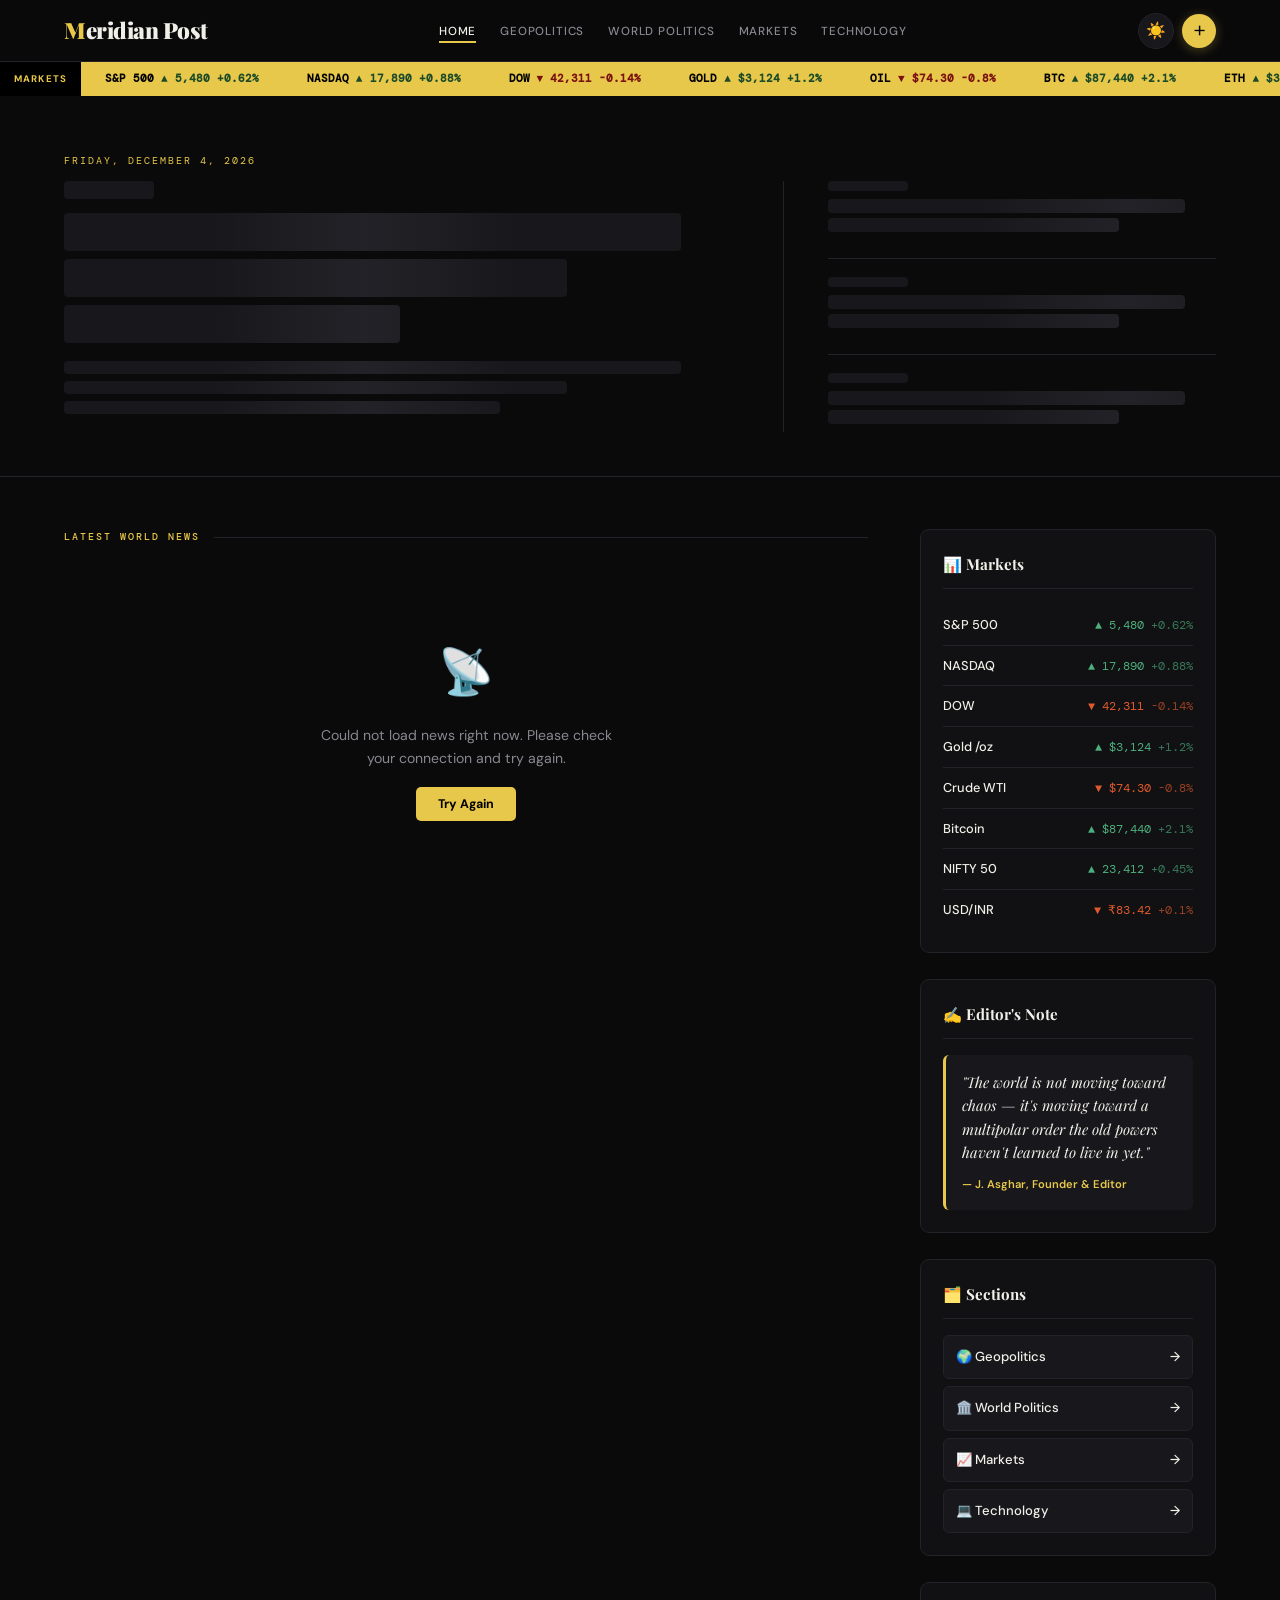
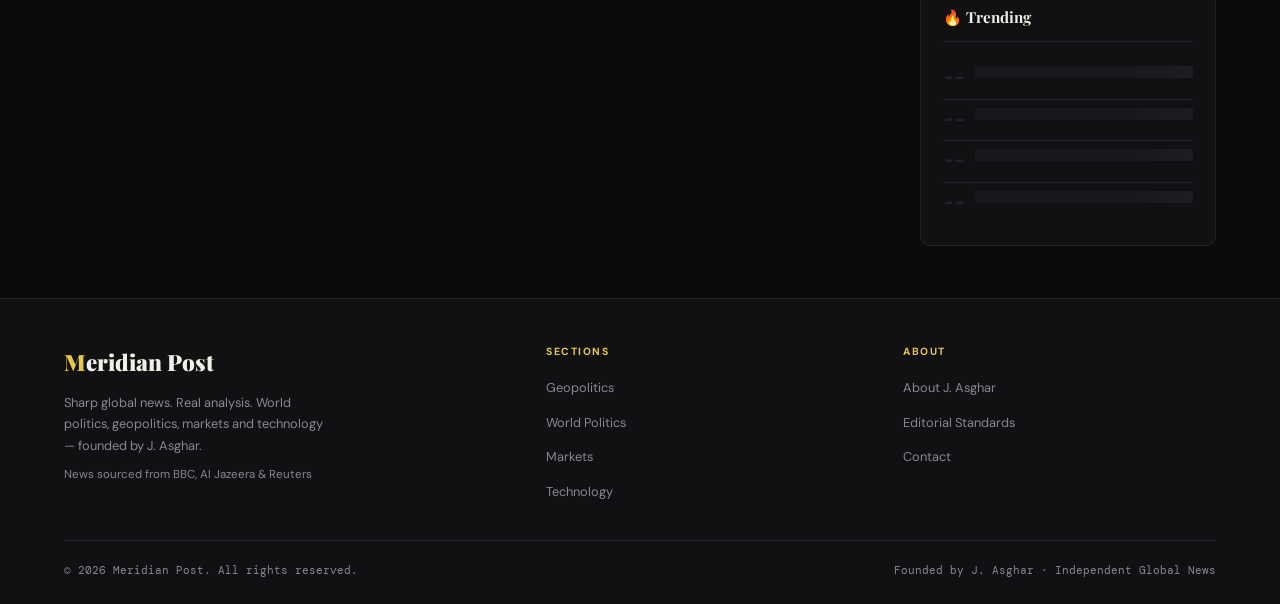
<file: index.html>
<!DOCTYPE html>
<html lang="en" data-theme="dark">
<head>
  <meta charset="UTF-8"/>
  <meta name="viewport" content="width=device-width, initial-scale=1.0"/>
  <title>Meridian Post — World News, Geopolitics & Analysis</title>
  <meta name="description" content="Meridian Post covers world politics, geopolitics, stock markets and technology with sharp analysis. Founded by J. Asghar."/>
  <meta name="keywords" content="world news, geopolitics, politics, markets, technology, meridian post"/>
  <link rel="stylesheet" href="style.css"/>
</head>
<body>

<div id="navContainer"></div>
<div id="tickerContainer"></div>

<!-- HERO -->
<section class="hero">
  <div class="hero-date" id="heroDate"></div>
  <div class="hero-grid" id="heroGrid">
    <!-- Hero skeleton -->
    <div class="hero-main">
      <div class="skeleton skel-line" style="height:18px;width:90px;margin-bottom:14px;"></div>
      <div class="skeleton skel-line skel-long" style="height:38px;margin-bottom:8px;"></div>
      <div class="skeleton skel-line skel-med" style="height:38px;margin-bottom:8px;"></div>
      <div class="skeleton skel-line" style="height:38px;width:50%;margin-bottom:18px;"></div>
      <div class="skeleton skel-line skel-long" style="height:13px;margin-bottom:7px;"></div>
      <div class="skeleton skel-line skel-med" style="height:13px;margin-bottom:7px;"></div>
      <div class="skeleton skel-line" style="height:13px;width:65%;"></div>
    </div>
    <div class="hero-side">
      <div class="side-item">
        <div class="skeleton skel-line" style="height:10px;width:80px;margin-bottom:8px;"></div>
        <div class="skeleton skel-line skel-long" style="height:14px;margin-bottom:5px;"></div>
        <div class="skeleton skel-line skel-med" style="height:14px;"></div>
      </div>
      <div class="side-item">
        <div class="skeleton skel-line" style="height:10px;width:80px;margin-bottom:8px;"></div>
        <div class="skeleton skel-line skel-long" style="height:14px;margin-bottom:5px;"></div>
        <div class="skeleton skel-line skel-med" style="height:14px;"></div>
      </div>
      <div class="side-item" style="border-bottom:none;padding-bottom:0">
        <div class="skeleton skel-line" style="height:10px;width:80px;margin-bottom:8px;"></div>
        <div class="skeleton skel-line skel-long" style="height:14px;margin-bottom:5px;"></div>
        <div class="skeleton skel-line skel-med" style="height:14px;"></div>
      </div>
    </div>
  </div>
</section>

<!-- MAIN LAYOUT -->
<div class="layout">
  <div>
    <!-- LATEST NEWS -->
    <div class="sec-head">
      <span class="sec-label">Latest World News</span>
      <div class="sec-line"></div>
    </div>
    <div id="latestNews"></div>

    <!-- PUBLISHED ARTICLES -->
    <div id="pubSectionWrapper" style="margin-top:52px;display:none;">
      <div class="sec-head">
        <span class="sec-label">From the Editor</span>
        <div class="sec-line"></div>
      </div>
      <div class="pub-grid" id="pubGrid"></div>
    </div>
  </div>

  <!-- SIDEBAR -->
  <aside class="sidebar">
    <div class="widget">
      <div class="widget-title">📊 Markets</div>
      <div id="marketWidget"></div>
    </div>

    <div class="widget">
      <div class="widget-title">✍️ Editor's Note</div>
      <div class="quote-box">
        <div class="quote-text">"The world is not moving toward chaos — it's moving toward a multipolar order the old powers haven't learned to live in yet."</div>
        <div class="quote-sig">— J. Asghar, Founder &amp; Editor</div>
      </div>
    </div>

    <div class="widget">
      <div class="widget-title">🗂️ Sections</div>
      <div class="section-links">
        <a href="geopolitics.html">🌍 Geopolitics <span>→</span></a>
        <a href="world-politics.html">🏛️ World Politics <span>→</span></a>
        <a href="markets.html">📈 Markets <span>→</span></a>
        <a href="technology.html">💻 Technology <span>→</span></a>
      </div>
    </div>

    <div class="widget">
      <div class="widget-title">🔥 Trending</div>
      <div id="trendingWidget">
        <div class="trend-item"><span class="trend-num">--</span><div class="skeleton skel-line" style="flex:1;height:12px;border-radius:3px;"></div></div>
        <div class="trend-item"><span class="trend-num">--</span><div class="skeleton skel-line" style="flex:1;height:12px;border-radius:3px;"></div></div>
        <div class="trend-item"><span class="trend-num">--</span><div class="skeleton skel-line" style="flex:1;height:12px;border-radius:3px;"></div></div>
        <div class="trend-item"><span class="trend-num">--</span><div class="skeleton skel-line" style="flex:1;height:12px;border-radius:3px;"></div></div>
      </div>
    </div>
  </aside>
</div>

<div id="footerContainer"></div>
<div id="pwdModalContainer"></div>
<div id="editorModalContainer"></div>
<div id="emailPopupContainer"></div>
<div id="toastContainer"></div>

<script src="app.js"></script>
<script>
  // Inject shared HTML
  document.getElementById('navContainer').innerHTML = buildNavHTML('index');
  document.getElementById('tickerContainer').innerHTML = buildTickerHTML();
  document.getElementById('footerContainer').innerHTML = buildFooterHTML();
  document.getElementById('pwdModalContainer').innerHTML = buildPasswordModalHTML();
  document.getElementById('editorModalContainer').innerHTML = buildEditorModalHTML();
  document.getElementById('emailPopupContainer').innerHTML = buildEmailPopupHTML();
  document.getElementById('toastContainer').innerHTML = buildToastHTML();

  // Init shared
  initPage('index');

  // ---- LOAD LATEST NEWS ----
  async function loadLatestNews() {
    showSkeletonCards('latestNews', 4);
    try {
      const articles = await fetchNews('all');
      renderNewsCards(articles, 'geopolitics', 'latestNews');
      buildHero(articles);
      buildTrending(articles);
    } catch (e) {
      document.getElementById('latestNews').innerHTML =
        '<div class="error-state"><div class="error-icon">📡</div><p>Could not load news right now. Please check your connection.</p><button class="btn-retry" onclick="loadLatestNews()">Try Again</button></div>';
    }
  }

  // ---- BUILD HERO ----
  function buildHero(articles) {
    if (!articles || !articles.length) return;
    const main = articles[0];
    const side = articles.slice(1, 4);
    const src = cleanSource(main.author || '');
    const time = timeAgo(main.pubDate);

    document.getElementById('heroGrid').innerHTML =
      '<div class="hero-main">' +
        '<span class="hero-tag">Breaking</span>' +
        '<h1 onclick="goToNewsArticle(\'' + encodeURIComponent(JSON.stringify({
          title: main.title,
          description: main.description ? main.description.replace(/<[^>]*>/g,'').slice(0,400) : '',
          source: src,
          time: time,
          url: main.link,
          image: main.thumbnail && main.thumbnail.startsWith('http') ? main.thumbnail : '',
          category: 'World News'
        })) + '\')">' + escHtml(main.title) + '</h1>' +
        (main.description ? '<p>' + escHtml(main.description.replace(/<[^>]*>/g,'').slice(0,160)) + '...</p>' : '') +
        '<div class="hero-meta">' +
          '<span class="author">' + escHtml(src) + '</span>' +
          '<span>·</span>' +
          '<span>' + time + '</span>' +
          '<span class="live-badge"><span class="live-dot"></span>Live</span>' +
          '<a href="' + escAttr(main.link) + '" target="_blank" rel="noopener" class="btn-read" onclick="event.stopPropagation()">Read Full Story →</a>' +
        '</div>' +
      '</div>' +
      '<div class="hero-side">' +
        side.map(function(item) {
          const s = cleanSource(item.author || '');
          return '<div class="side-item" onclick="goToNewsArticle(\'' + encodeURIComponent(JSON.stringify({
            title: item.title,
            description: item.description ? item.description.replace(/<[^>]*>/g,'').slice(0,400) : '',
            source: s,
            time: timeAgo(item.pubDate),
            url: item.link,
            image: item.thumbnail && item.thumbnail.startsWith('http') ? item.thumbnail : '',
            category: 'World News'
          })) + '\')">' +
            '<div class="side-cat cat-geo">World News</div>' +
            '<div class="side-title">' + escHtml(item.title) + '</div>' +
            '<div class="side-time">' + timeAgo(item.pubDate) + '</div>' +
          '</div>';
        }).join('') +
      '</div>';
  }

  // ---- BUILD TRENDING ----
  function buildTrending(articles) {
    const el = document.getElementById('trendingWidget');
    if (!el || !articles.length) return;
    el.innerHTML = articles.slice(0, 5).map(function(item, i) {
      const src = cleanSource(item.author || '');
      const time = timeAgo(item.pubDate);
      return '<div class="trend-item" onclick="goToNewsArticle(\'' + encodeURIComponent(JSON.stringify({
        title: item.title,
        description: item.description ? item.description.replace(/<[^>]*>/g,'').slice(0,400) : '',
        source: src,
        time: time,
        url: item.link,
        image: item.thumbnail && item.thumbnail.startsWith('http') ? item.thumbnail : '',
        category: 'World News'
      })) + '\')">' +
        '<span class="trend-num">0' + (i+1) + '</span>' +
        '<span class="trend-title">' + escHtml(item.title.slice(0, 80)) + (item.title.length > 80 ? '...' : '') + '</span>' +
      '</div>';
    }).join('');
  }

  // ---- LOAD PUBLISHED ARTICLES FROM SUPABASE ----
  async function loadPublishedArticles() {
    try {
      const articles = await getPublishedArticles();
      const wrapper = document.getElementById('pubSectionWrapper');
      const grid = document.getElementById('pubGrid');
      if (!articles || !articles.length) { if (wrapper) wrapper.style.display = 'none'; return; }
      if (wrapper) wrapper.style.display = 'block';
      grid.innerHTML = articles.map(function(a) {
        return '<div class="pub-card">' +
          '<span class="pub-badge">Live</span>' +
          (editorUnlocked ? '<button class="pub-delete" onclick="handleDeleteArticle(' + a.id + ',event)" title="Delete">×</button>' : '') +
          '<div class="pub-cat">' + escHtml(a.category) + '</div>' +
          '<div class="pub-title" onclick="goToPublishedArticle(' + a.id + ')">' + escHtml(a.title) + '</div>' +
          '<div class="pub-excerpt">' + escHtml(a.excerpt || '') + '</div>' +
          '<div class="pub-meta">J. Asghar · ' + timeAgo(a.created_at) + '</div>' +
        '</div>';
      }).join('');
    } catch (e) {
      console.error('Could not load published articles:', e);
    }
  }

  async function handleDeleteArticle(id, e) {
    e.stopPropagation();
    if (!editorUnlocked) return;
    if (!confirm('Delete this article? This cannot be undone.')) return;
    try {
      await deleteArticle(id);
      showToast('Article deleted.');
      loadPublishedArticles();
    } catch (err) {
      showToast('Error deleting article.');
    }
  }

  function goToPublishedArticle(id) {
    localStorage.setItem('mp-pub-article-id', id);
    window.location.href = 'article.html';
  }

  // Start loading
  loadLatestNews();
  loadPublishedArticles();
</script>
</body>
</html>
</file>
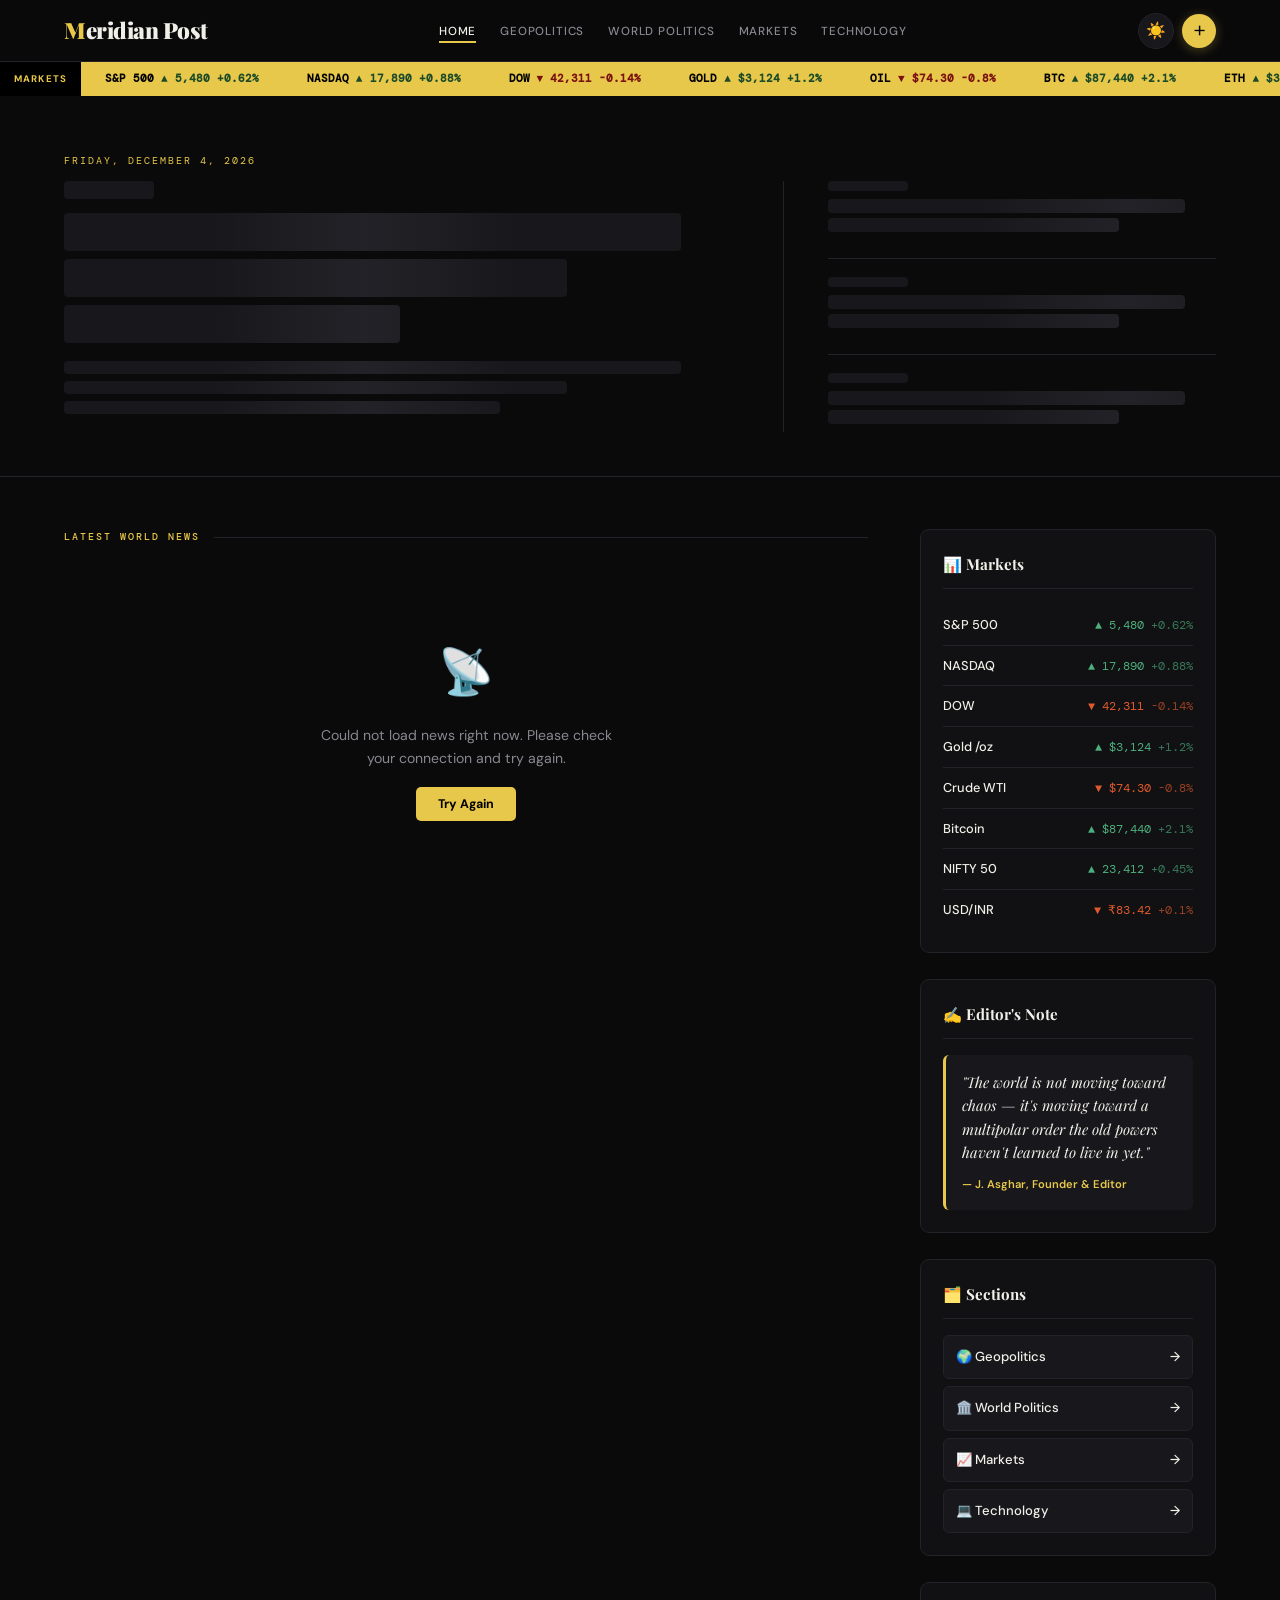
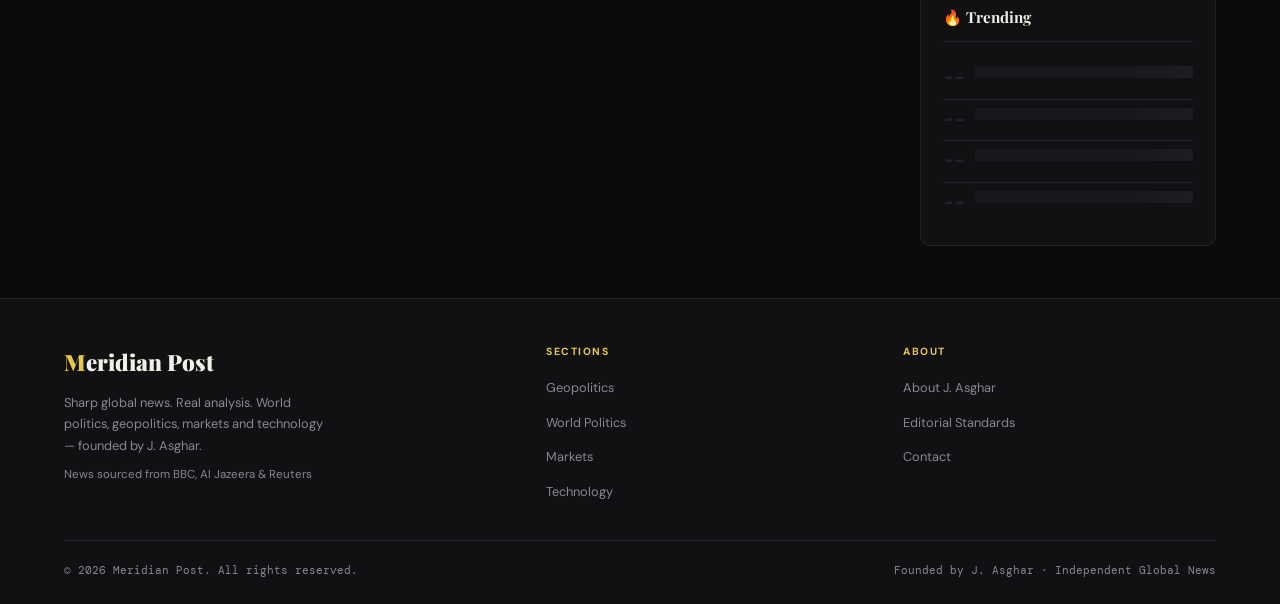
<file: article.html>
<!DOCTYPE html>
<html lang="en" data-theme="dark">
<head>
  <meta charset="UTF-8"/>
  <meta name="viewport" content="width=device-width, initial-scale=1.0"/>
  <title>Article — Meridian Post</title>
  <meta name="description" content="Read articles published on Meridian Post by J. Asghar."/>
  <link rel="stylesheet" href="style.css"/>
</head>
<body>

<div id="navContainer"></div>
<div id="tickerContainer"></div>

<div class="article-page" id="articlePage">
  <div>
    <button class="article-back" onclick="history.back()">← Back</button>
    <div id="articleContent">
      <div class="skeleton skel-line" style="height:12px;width:100px;margin-bottom:14px;"></div>
      <div class="skeleton skel-line skel-long" style="height:32px;margin-bottom:8px;"></div>
      <div class="skeleton skel-line skel-med" style="height:32px;margin-bottom:20px;"></div>
      <div class="skeleton" style="width:100%;aspect-ratio:16/6;border-radius:8px;margin-bottom:26px;"></div>
      <div class="skeleton skel-line skel-long" style="height:14px;margin-bottom:8px;"></div>
      <div class="skeleton skel-line skel-long" style="height:14px;margin-bottom:8px;"></div>
      <div class="skeleton skel-line skel-med" style="height:14px;"></div>
    </div>
  </div>

  <aside class="sidebar">
    <div class="widget">
      <div class="widget-title">📊 Markets</div>
      <div id="marketWidget"></div>
    </div>
    <div class="widget">
      <div class="widget-title">🗂️ Browse</div>
      <div class="section-links">
        <a href="index.html">🌐 Home <span>→</span></a>
        <a href="geopolitics.html">🌍 Geopolitics <span>→</span></a>
        <a href="world-politics.html">🏛️ World Politics <span>→</span></a>
        <a href="markets.html">📈 Markets <span>→</span></a>
        <a href="technology.html">💻 Technology <span>→</span></a>
      </div>
    </div>
  </aside>
</div>

<div id="footerContainer"></div>
<div id="pwdModalContainer"></div>
<div id="editorModalContainer"></div>
<div id="toastContainer"></div>

<script src="app.js"></script>
<script>
  document.getElementById('navContainer').innerHTML = buildNavHTML('');
  document.getElementById('tickerContainer').innerHTML = buildTickerHTML();
  document.getElementById('footerContainer').innerHTML = buildFooterHTML();
  document.getElementById('pwdModalContainer').innerHTML = buildPasswordModalHTML();
  document.getElementById('editorModalContainer').innerHTML = buildEditorModalHTML();
  document.getElementById('toastContainer').innerHTML = buildToastHTML();

  initPage('');

  var articleId = localStorage.getItem('mp-pub-article-id');
  if (!articleId) { window.location.href = 'index.html'; }

  async function loadArticle() {
    try {
      var data = await supabaseFetch('articles?id=eq.' + articleId + '&select=*');
      if (!data || !data.length) { window.location.href = 'index.html'; return; }
      var a = data[0];

      document.title = a.title + ' — Meridian Post';

      var catMap = { 'Geopolitics':'cat-geo','World Politics':'cat-pol','Markets':'cat-mkt','Technology':'cat-tech','Opinion':'cat-opin' };
      var catClass = catMap[a.category] || 'cat-geo';
      var iconBgMap = {
        'Geopolitics':'linear-gradient(135deg,#1a1a2e,#16213e)',
        'World Politics':'linear-gradient(135deg,#0d1b2a,#1b2a3a)',
        'Markets':'linear-gradient(135deg,#0a1a0a,#1a2a1a)',
        'Technology':'linear-gradient(135deg,#1a0a2e,#2d1a4a)',
        'Opinion':'linear-gradient(135deg,#1a1400,#3a2c00)'
      };
      var bg = iconBgMap[a.category] || iconBgMap['Geopolitics'];

      var paragraphs = (a.body || '').split(/\n\n+/).filter(function(p){ return p.trim(); });

      var html =
        '<div class="article-cat ' + catClass + '">' + escHtml(a.category) + '</div>' +
        '<h1 class="article-h1">' + escHtml(a.title) + '</h1>' +
        '<div class="article-cover-placeholder" style="background:' + bg + '">' + escHtml(a.icon || '🌍') + '</div>' +
        '<div class="article-meta">' +
          '<span class="source">J. Asghar</span>' +
          '<span>Founder &amp; Editor, Meridian Post</span>' +
          '<span>' + timeAgo(a.created_at) + '</span>' +
        '</div>' +
        '<div class="article-body">' +
          paragraphs.map(function(p, i) {
            return '<p style="' + (i === 0 ? 'font-size:1.08rem;' : '') + '">' + escHtml(p.trim()) + '</p>';
          }).join('') +
        '</div>';

      if (editorUnlocked) {
        html += '<div style="margin-top:36px;display:flex;gap:10px;">' +
          '<button onclick="handleDelete(' + a.id + ')" style="padding:10px 20px;background:var(--surface2);border:1px solid var(--border);color:var(--red);border-radius:6px;font-size:0.78rem;font-weight:600;transition:border-color 0.2s;" onmouseover="this.style.borderColor=\'var(--red)\'" onmouseout="this.style.borderColor=\'var(--border)\'">🗑 Delete Article</button>' +
        '</div>';
      }

      document.getElementById('articleContent').innerHTML = html;
    } catch (e) {
      document.getElementById('articleContent').innerHTML =
        '<div class="error-state"><div class="error-icon">⚠️</div><p>Could not load this article. Please go back and try again.</p></div>';
    }
  }

  async function handleDelete(id) {
    if (!editorUnlocked) return;
    if (!confirm('Delete this article permanently?')) return;
    try {
      await deleteArticle(id);
      showToast('Article deleted.');
      setTimeout(function(){ window.location.href = 'index.html'; }, 1500);
    } catch (e) {
      showToast('Error deleting article.');
    }
  }

  loadArticle();
</script>
</body>
</html>
</file>
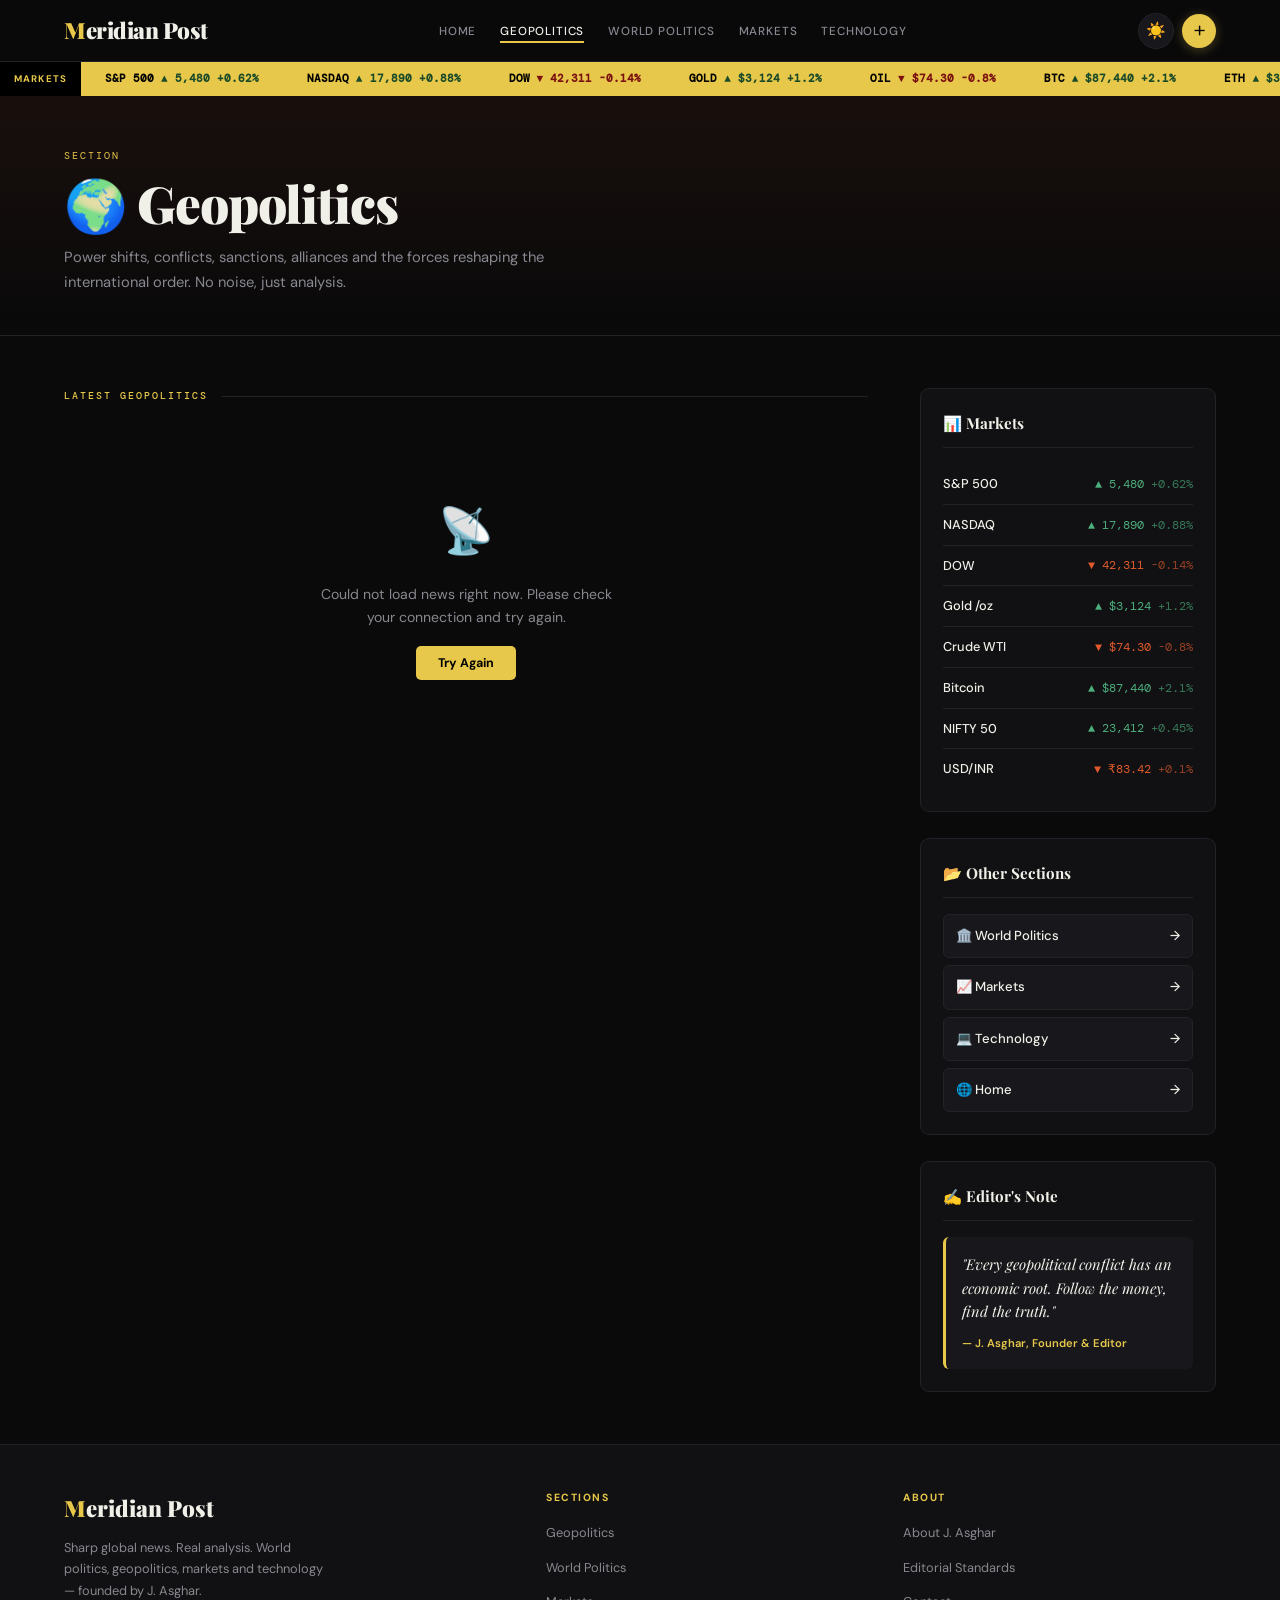
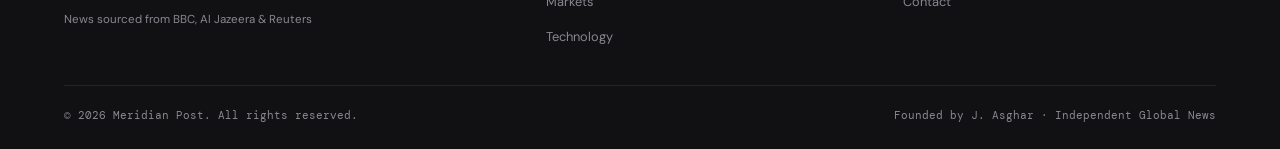
<file: geopolitics.html>
<!DOCTYPE html>
<html lang="en" data-theme="dark">
<head>
  <meta charset="UTF-8"/>
  <meta name="viewport" content="width=device-width, initial-scale=1.0"/>
  <title>Geopolitics — Meridian Post</title>
  <meta name="description" content="Latest geopolitics news — power shifts, conflicts, alliances and global order. Meridian Post."/>
  <link rel="stylesheet" href="style.css"/>
</head>
<body>
<div id="navContainer"></div>
<div id="tickerContainer"></div>

<div class="page-hero" style="background:linear-gradient(to bottom, rgba(224,90,43,0.07), transparent);">
  <div class="page-hero-label">Section</div>
  <h1>🌍 Geopolitics</h1>
  <p>Power shifts, conflicts, sanctions, alliances and the forces reshaping the international order. No noise, just analysis.</p>
</div>

<div class="layout">
  <div>
    <div class="sec-head">
      <span class="sec-label">Latest Geopolitics</span>
      <div class="sec-line"></div>
    </div>
    <div id="newsGrid"></div>
  </div>
  <aside class="sidebar">
    <div class="widget">
      <div class="widget-title">📊 Markets</div>
      <div id="marketWidget"></div>
    </div>
    <div class="widget">
      <div class="widget-title">📂 Other Sections</div>
      <div class="section-links">
        <a href="world-politics.html">🏛️ World Politics <span>→</span></a>
        <a href="markets.html">📈 Markets <span>→</span></a>
        <a href="technology.html">💻 Technology <span>→</span></a>
        <a href="index.html">🌐 Home <span>→</span></a>
      </div>
    </div>
    <div class="widget">
      <div class="widget-title">✍️ Editor's Note</div>
      <div class="quote-box">
        <div class="quote-text">"Every geopolitical conflict has an economic root. Follow the money, find the truth."</div>
        <div class="quote-sig">— J. Asghar, Founder &amp; Editor</div>
      </div>
    </div>
  </aside>
</div>

<div id="footerContainer"></div>
<div id="pwdModalContainer"></div>
<div id="editorModalContainer"></div>
<div id="toastContainer"></div>

<script src="app.js"></script>
<script>
  document.getElementById('navContainer').innerHTML = buildNavHTML('geopolitics');
  document.getElementById('tickerContainer').innerHTML = buildTickerHTML();
  document.getElementById('footerContainer').innerHTML = buildFooterHTML();
  document.getElementById('pwdModalContainer').innerHTML = buildPasswordModalHTML();
  document.getElementById('editorModalContainer').innerHTML = buildEditorModalHTML();
  document.getElementById('toastContainer').innerHTML = buildToastHTML();
  initPage('geopolitics');

  async function load() {
    showSkeletonCards('newsGrid', 6);
    const articles = await fetchNews('geopolitics');
    renderNewsCards(articles, 'geopolitics', 'newsGrid');
  }
  load();
</script>
</body>
</html>
</file>
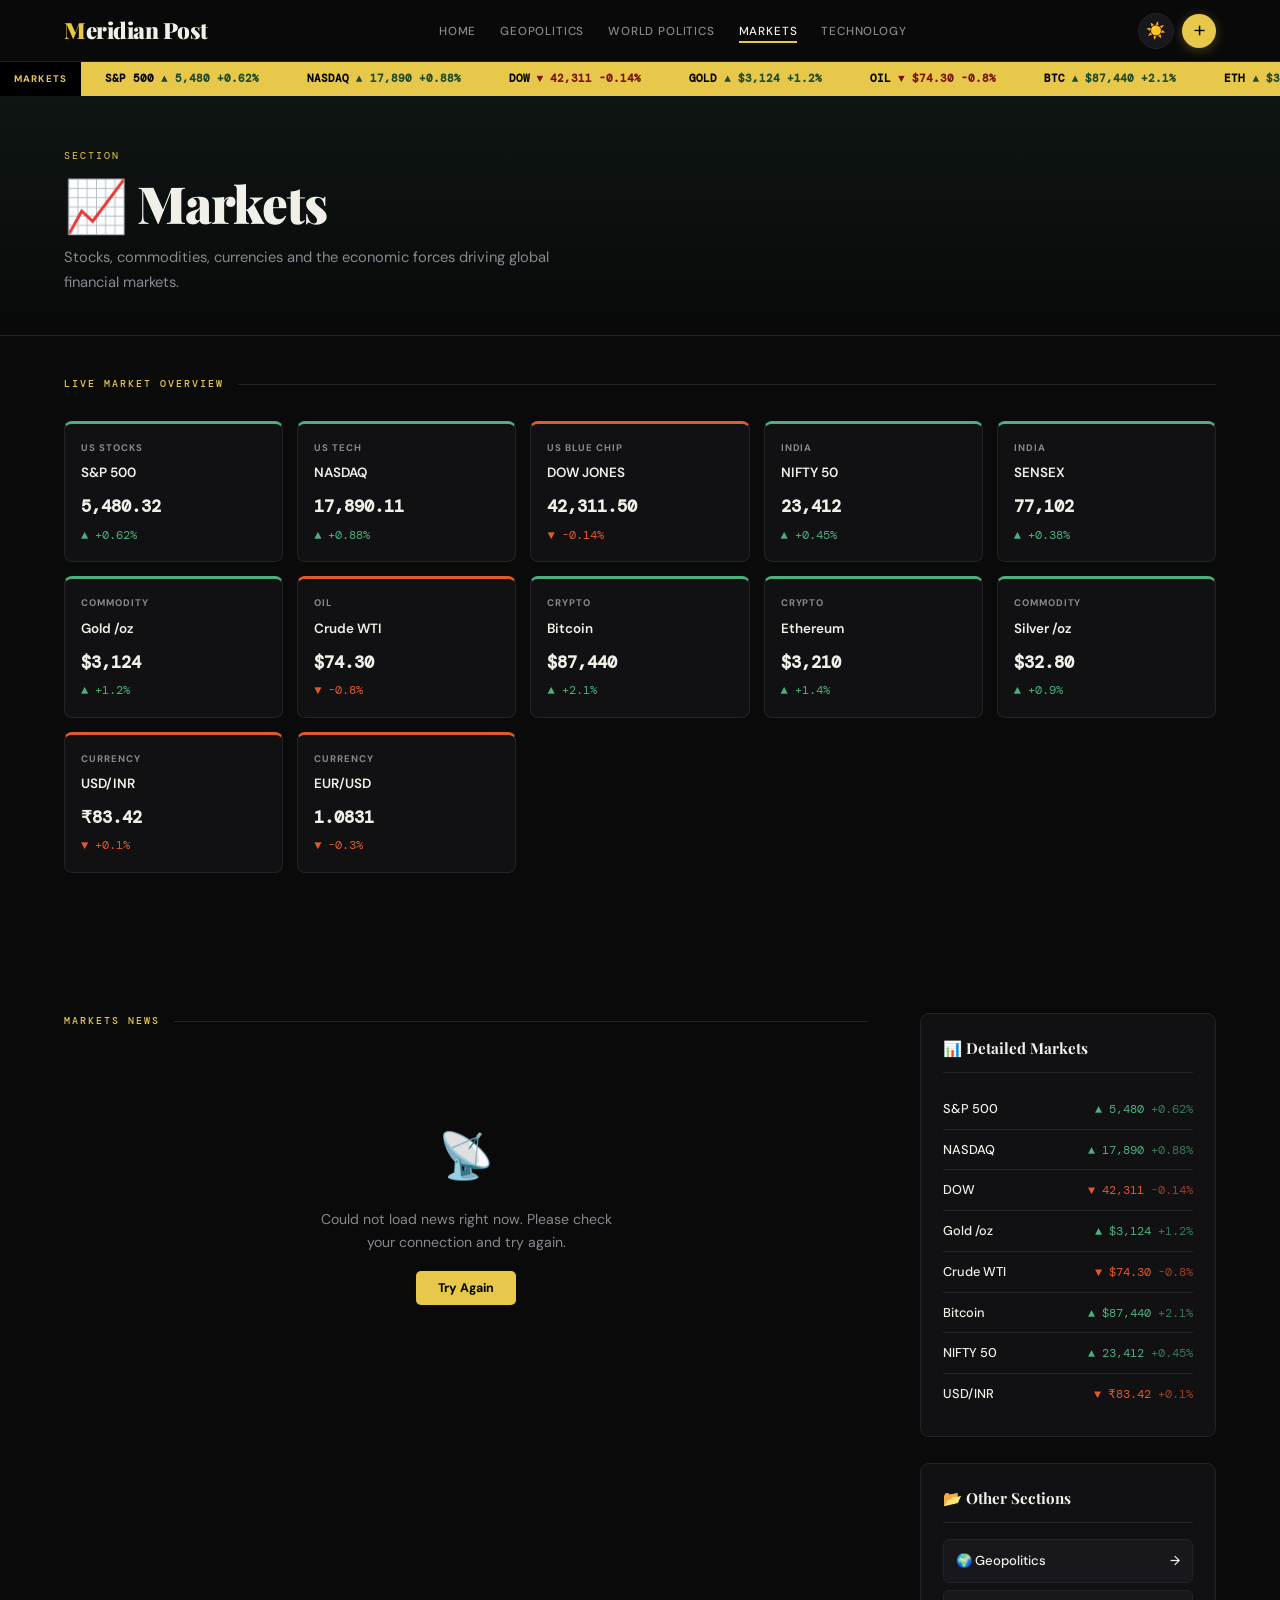
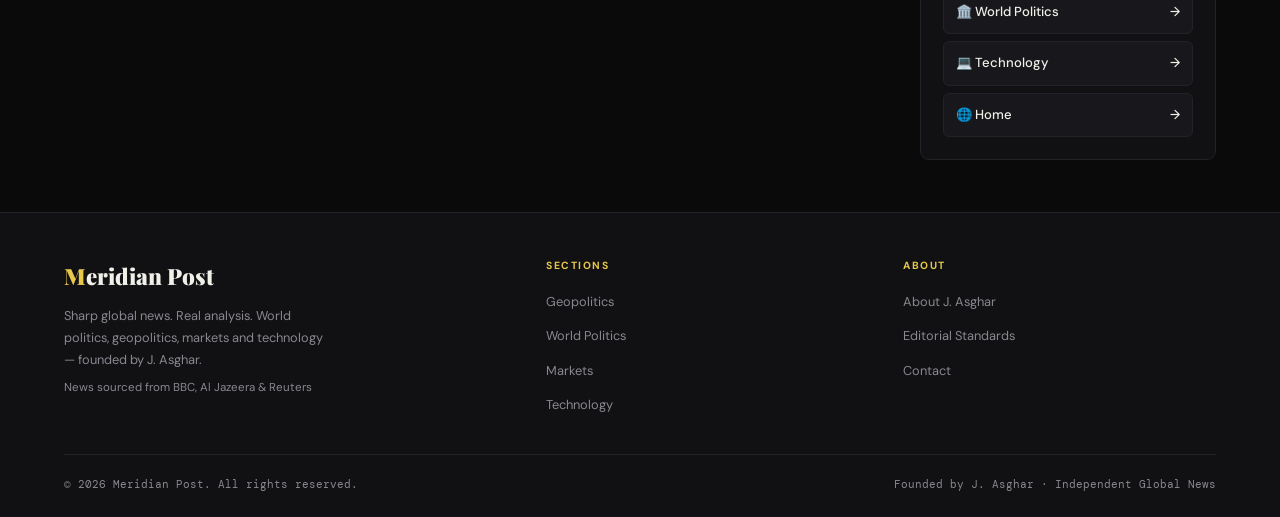
<file: markets.html>
<!DOCTYPE html>
<html lang="en" data-theme="dark">
<head>
  <meta charset="UTF-8"/>
  <meta name="viewport" content="width=device-width, initial-scale=1.0"/>
  <title>Markets — Meridian Post</title>
  <meta name="description" content="Stock markets, commodities, currencies and global finance news. Meridian Post."/>
  <link rel="stylesheet" href="style.css"/>
</head>
<body>
<div id="navContainer"></div>
<div id="tickerContainer"></div>

<div class="page-hero" style="background:linear-gradient(to bottom, rgba(76,175,125,0.07), transparent);">
  <div class="page-hero-label">Section</div>
  <h1>📈 Markets</h1>
  <p>Stocks, commodities, currencies and the economic forces driving global financial markets.</p>
</div>

<!-- MARKET CARDS -->
<div style="padding:0 5vw 40px;">
  <div class="sec-head" style="margin-top:40px;">
    <span class="sec-label">Live Market Overview</span>
    <div class="sec-line"></div>
  </div>
  <div style="display:grid;grid-template-columns:repeat(auto-fill,minmax(190px,1fr));gap:14px;margin-bottom:48px;" id="marketCards"></div>
</div>

<div class="layout">
  <div>
    <div class="sec-head">
      <span class="sec-label">Markets News</span>
      <div class="sec-line"></div>
    </div>
    <div id="newsGrid"></div>
  </div>
  <aside class="sidebar">
    <div class="widget">
      <div class="widget-title">📊 Detailed Markets</div>
      <div id="marketWidget"></div>
    </div>
    <div class="widget">
      <div class="widget-title">📂 Other Sections</div>
      <div class="section-links">
        <a href="geopolitics.html">🌍 Geopolitics <span>→</span></a>
        <a href="world-politics.html">🏛️ World Politics <span>→</span></a>
        <a href="technology.html">💻 Technology <span>→</span></a>
        <a href="index.html">🌐 Home <span>→</span></a>
      </div>
    </div>
  </aside>
</div>

<div id="footerContainer"></div>
<div id="pwdModalContainer"></div>
<div id="editorModalContainer"></div>
<div id="toastContainer"></div>

<script src="app.js"></script>
<script>
  document.getElementById('navContainer').innerHTML = buildNavHTML('markets');
  document.getElementById('tickerContainer').innerHTML = buildTickerHTML();
  document.getElementById('footerContainer').innerHTML = buildFooterHTML();
  document.getElementById('pwdModalContainer').innerHTML = buildPasswordModalHTML();
  document.getElementById('editorModalContainer').innerHTML = buildEditorModalHTML();
  document.getElementById('toastContainer').innerHTML = buildToastHTML();
  initPage('markets');

  // Build market cards
  var fullMarkets = [
    { name:'S&P 500', val:'5,480.32', chg:'+0.62%', up:true, sub:'US Stocks' },
    { name:'NASDAQ', val:'17,890.11', chg:'+0.88%', up:true, sub:'US Tech' },
    { name:'DOW JONES', val:'42,311.50', chg:'-0.14%', up:false, sub:'US Blue Chip' },
    { name:'NIFTY 50', val:'23,412', chg:'+0.45%', up:true, sub:'India' },
    { name:'SENSEX', val:'77,102', chg:'+0.38%', up:true, sub:'India' },
    { name:'Gold /oz', val:'$3,124', chg:'+1.2%', up:true, sub:'Commodity' },
    { name:'Crude WTI', val:'$74.30', chg:'-0.8%', up:false, sub:'Oil' },
    { name:'Bitcoin', val:'$87,440', chg:'+2.1%', up:true, sub:'Crypto' },
    { name:'Ethereum', val:'$3,210', chg:'+1.4%', up:true, sub:'Crypto' },
    { name:'Silver /oz', val:'$32.80', chg:'+0.9%', up:true, sub:'Commodity' },
    { name:'USD/INR', val:'₹83.42', chg:'+0.1%', up:false, sub:'Currency' },
    { name:'EUR/USD', val:'1.0831', chg:'-0.3%', up:false, sub:'Currency' },
  ];

  document.getElementById('marketCards').innerHTML = fullMarkets.map(function(m) {
    return '<div style="background:var(--surface);border:1px solid var(--border);border-radius:8px;padding:16px;border-top:3px solid ' + (m.up ? 'var(--green)' : 'var(--red)') + ';">' +
      '<div style="font-size:0.6rem;font-weight:700;letter-spacing:0.1em;text-transform:uppercase;color:var(--muted);margin-bottom:6px;">' + m.sub + '</div>' +
      '<div style="font-size:0.84rem;font-weight:600;color:var(--text);margin-bottom:7px;">' + m.name + '</div>' +
      '<div style="font-family:\'DM Mono\',monospace;font-size:1.05rem;font-weight:700;color:var(--text);">' + m.val + '</div>' +
      '<div style="font-family:\'DM Mono\',monospace;font-size:0.76rem;color:' + (m.up ? 'var(--green)' : 'var(--red)') + ';margin-top:4px;">' + (m.up ? '▲' : '▼') + ' ' + m.chg + '</div>' +
    '</div>';
  }).join('');

  async function load() {
    showSkeletonCards('newsGrid', 6);
    var articles = await fetchNews('markets');
    renderNewsCards(articles, 'markets', 'newsGrid');
  }
  load();
</script>
</body>
</html>
</file>
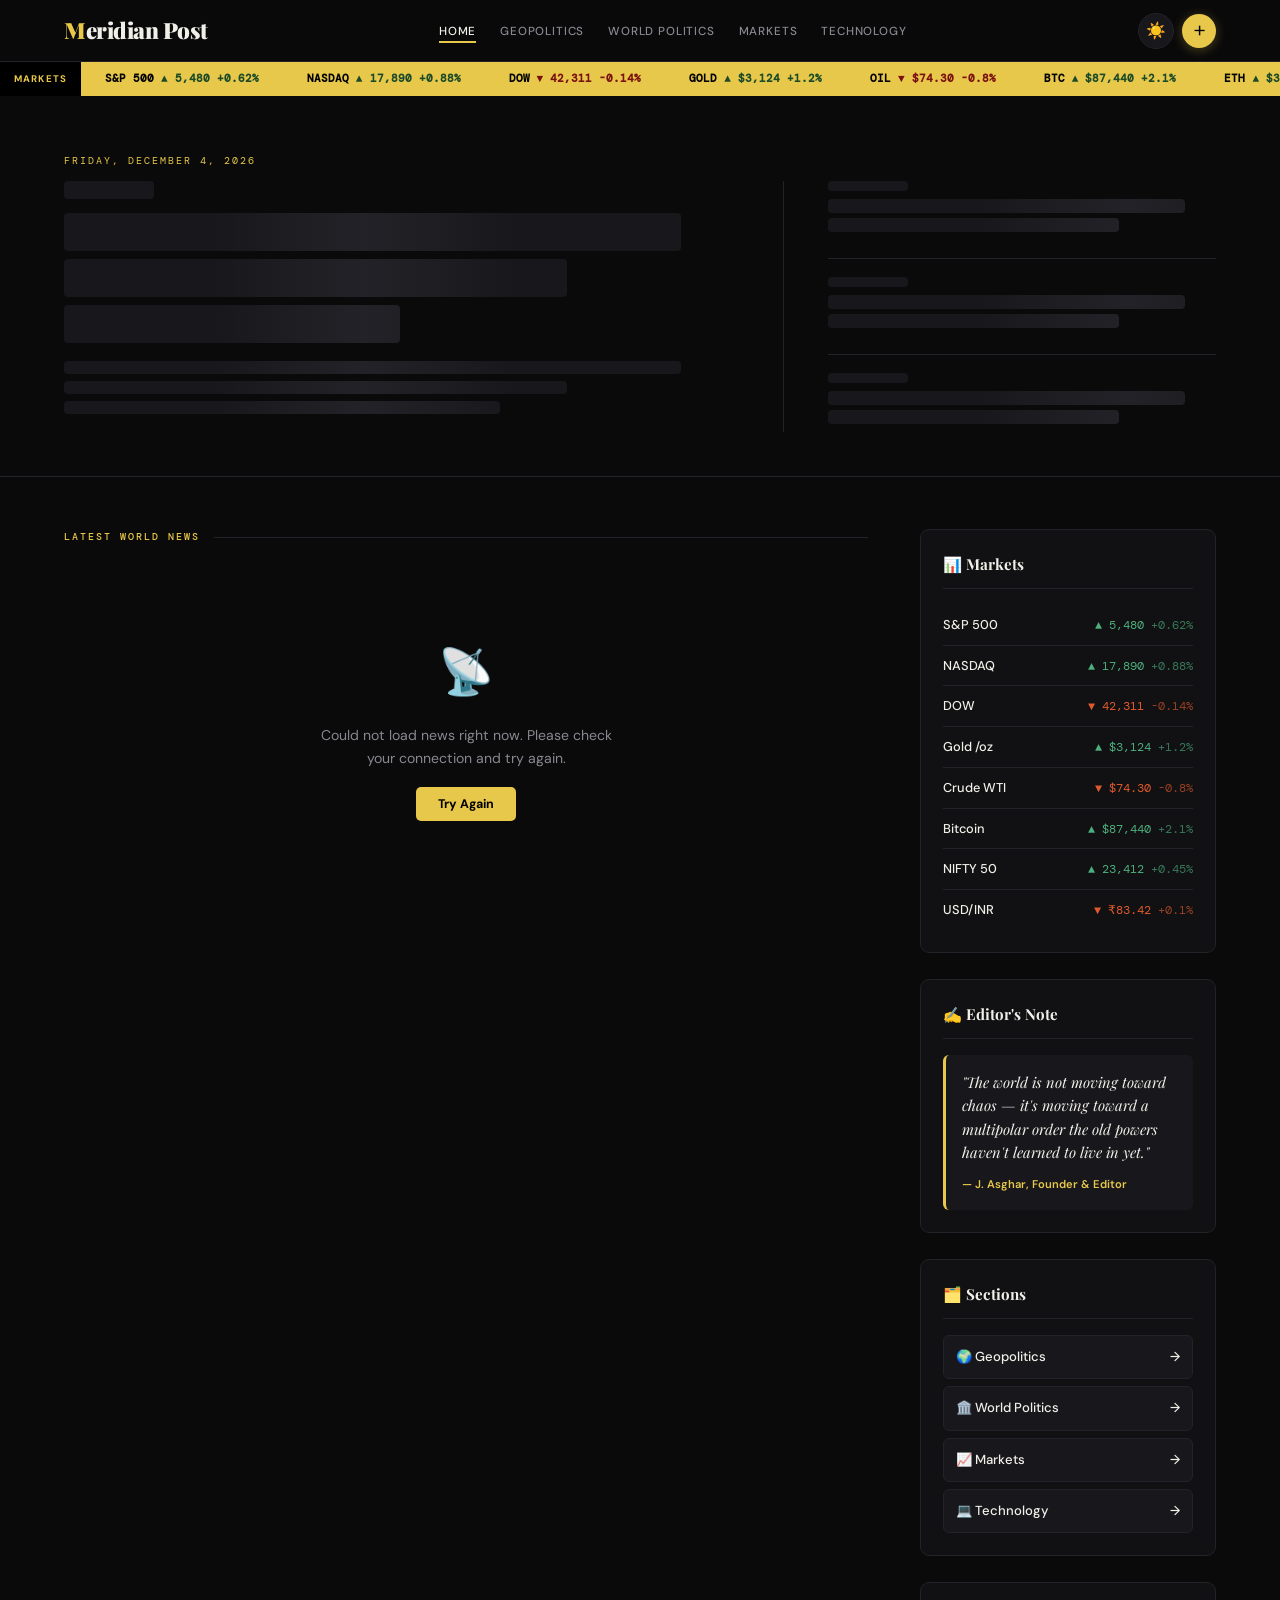
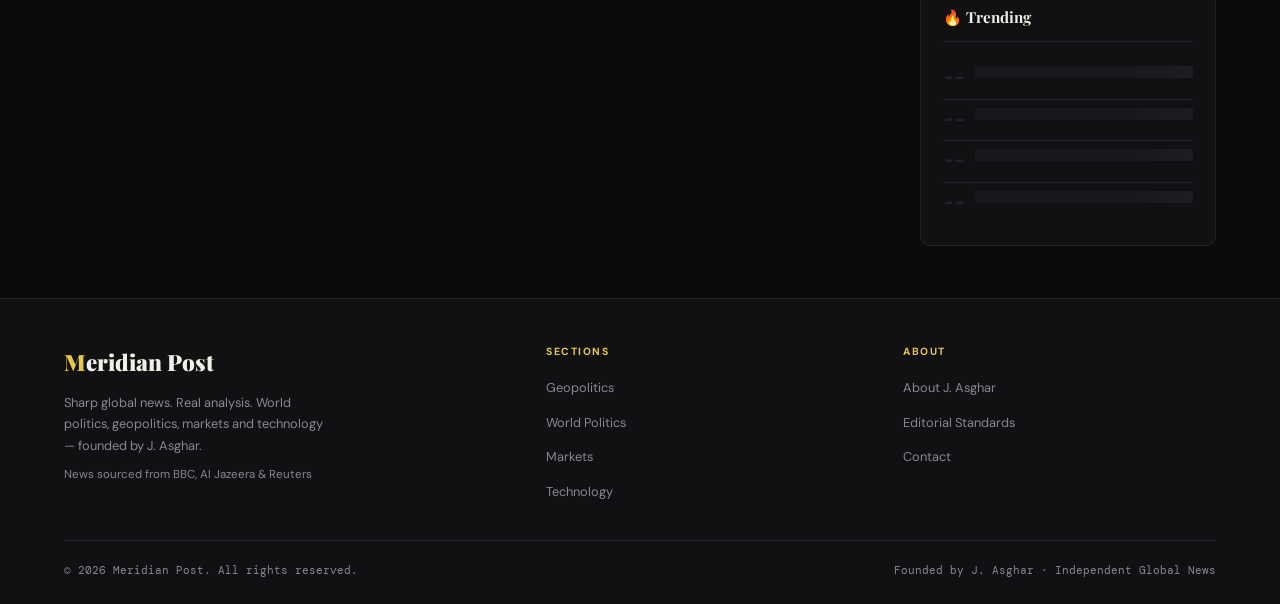
<file: news-article.html>
<!DOCTYPE html>
<html lang="en" data-theme="dark">
<head>
  <meta charset="UTF-8"/>
  <meta name="viewport" content="width=device-width, initial-scale=1.0"/>
  <title>News — Meridian Post</title>
  <meta name="description" content="Read the latest world news on Meridian Post."/>
  <link rel="stylesheet" href="style.css"/>
</head>
<body>

<div id="navContainer"></div>
<div id="tickerContainer"></div>

<div class="article-page" id="articlePage">
  <div>
    <button class="article-back" onclick="history.back()">← Back</button>
    <div id="articleContent">
      <!-- Skeleton while loading -->
      <div class="skeleton skel-line" style="height:12px;width:100px;margin-bottom:14px;"></div>
      <div class="skeleton skel-line skel-long" style="height:32px;margin-bottom:8px;"></div>
      <div class="skeleton skel-line skel-med" style="height:32px;margin-bottom:20px;"></div>
      <div class="skeleton" style="width:100%;aspect-ratio:16/6;border-radius:8px;margin-bottom:26px;"></div>
      <div class="skeleton skel-line skel-long" style="height:12px;margin-bottom:7px;"></div>
      <div class="skeleton skel-line skel-med" style="height:12px;margin-bottom:28px;"></div>
      <div class="skeleton skel-line skel-long" style="height:14px;margin-bottom:8px;"></div>
      <div class="skeleton skel-line skel-long" style="height:14px;margin-bottom:8px;"></div>
      <div class="skeleton skel-line skel-med" style="height:14px;margin-bottom:8px;"></div>
      <div class="skeleton skel-line skel-long" style="height:14px;margin-bottom:8px;"></div>
      <div class="skeleton skel-line" style="height:14px;width:70%;"></div>
    </div>
  </div>

  <aside class="sidebar">
    <div class="widget">
      <div class="widget-title">📊 Markets</div>
      <div id="marketWidget"></div>
    </div>
    <div class="widget">
      <div class="widget-title">🗂️ Browse</div>
      <div class="section-links">
        <a href="index.html">🌐 Home <span>→</span></a>
        <a href="geopolitics.html">🌍 Geopolitics <span>→</span></a>
        <a href="world-politics.html">🏛️ World Politics <span>→</span></a>
        <a href="markets.html">📈 Markets <span>→</span></a>
        <a href="technology.html">💻 Technology <span>→</span></a>
      </div>
    </div>
    <div class="widget">
      <div class="widget-title">✍️ Editor's Note</div>
      <div class="quote-box">
        <div class="quote-text">"The world is not moving toward chaos — it's moving toward a multipolar order the old powers haven't learned to live in yet."</div>
        <div class="quote-sig">— J. Asghar, Founder &amp; Editor</div>
      </div>
    </div>
  </aside>
</div>

<div id="footerContainer"></div>
<div id="pwdModalContainer"></div>
<div id="editorModalContainer"></div>
<div id="toastContainer"></div>

<script src="app.js"></script>
<script>
  document.getElementById('navContainer').innerHTML = buildNavHTML('');
  document.getElementById('tickerContainer').innerHTML = buildTickerHTML();
  document.getElementById('footerContainer').innerHTML = buildFooterHTML();
  document.getElementById('pwdModalContainer').innerHTML = buildPasswordModalHTML();
  document.getElementById('editorModalContainer').innerHTML = buildEditorModalHTML();
  document.getElementById('toastContainer').innerHTML = buildToastHTML();

  initPage('');

  // Load article data from localStorage
  var raw = localStorage.getItem('mp-news-article');
  if (!raw) {
    window.location.href = 'index.html';
  } else {
    try {
      var article = JSON.parse(raw);
      document.title = article.title + ' — Meridian Post';

      var catMeta = CAT_META['geopolitics'];
      var content =
        '<div class="article-cat cat-geo">' + escHtml(article.source || 'World News') + '</div>' +
        '<h1 class="article-h1">' + escHtml(article.title) + '</h1>';

      if (article.image) {
        content += '<img class="article-cover" src="' + escAttr(article.image) + '" alt="" onerror="this.style.display=\'none\'">';
      } else {
        content += '<div class="article-cover-placeholder" style="background:linear-gradient(135deg,#1a1a2e,#2a2a4e)">🌍</div>';
      }

      content +=
        '<div class="article-meta">' +
          '<span class="source">' + escHtml(article.source || 'News') + '</span>' +
          '<span>' + (article.time || '') + '</span>' +
        '</div>';

      if (article.description) {
        content += '<div class="article-body"><p>' + escHtml(article.description) + '</p></div>';
      }

      content +=
        '<div class="article-cta">' +
          '<p>This article is reported by <strong>' + escHtml(article.source || 'the publisher') + '</strong>. Click below to read the complete story on their website.</p>' +
          '<a href="' + escAttr(article.url) + '" target="_blank" rel="noopener">Read Full Article on ' + escHtml(article.source || 'Source') + ' ↗</a>' +
        '</div>';

      document.getElementById('articleContent').innerHTML = content;
    } catch (e) {
      window.location.href = 'index.html';
    }
  }
</script>
</body>
</html>
</file>
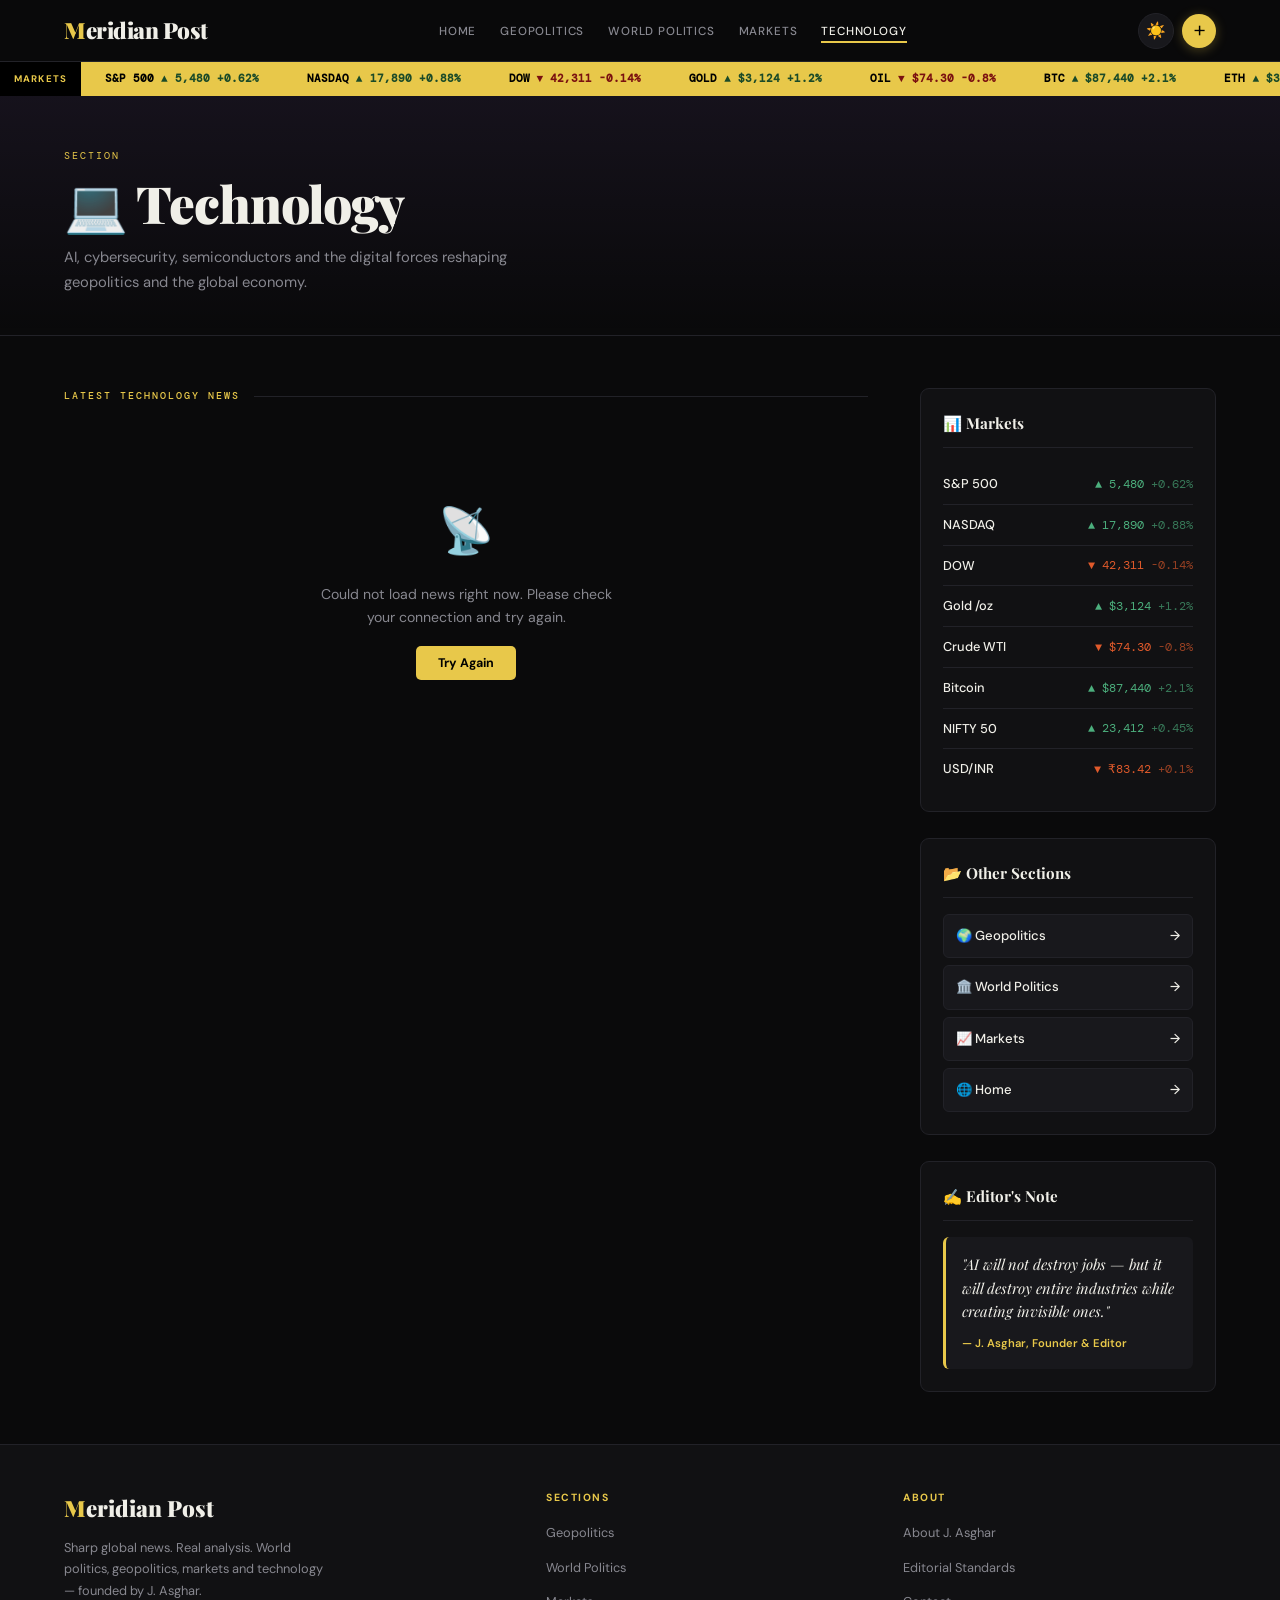
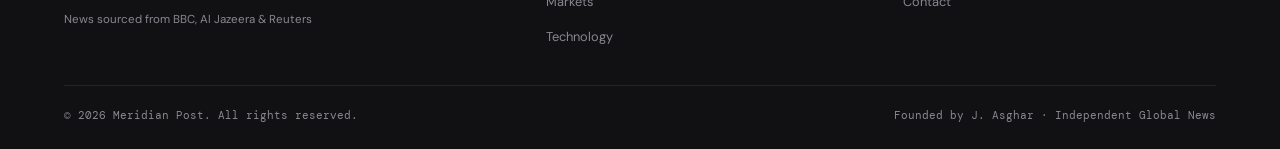
<file: technology.html>
<!DOCTYPE html>
<html lang="en" data-theme="dark">
<head>
  <meta charset="UTF-8"/>
  <meta name="viewport" content="width=device-width, initial-scale=1.0"/>
  <title>Technology — Meridian Post</title>
  <meta name="description" content="Technology news — AI, cybersecurity, semiconductors and the digital world. Meridian Post."/>
  <link rel="stylesheet" href="style.css"/>
</head>
<body>
<div id="navContainer"></div>
<div id="tickerContainer"></div>

<div class="page-hero" style="background:linear-gradient(to bottom, rgba(180,127,255,0.07), transparent);">
  <div class="page-hero-label">Section</div>
  <h1>💻 Technology</h1>
  <p>AI, cybersecurity, semiconductors and the digital forces reshaping geopolitics and the global economy.</p>
</div>

<div class="layout">
  <div>
    <div class="sec-head">
      <span class="sec-label">Latest Technology News</span>
      <div class="sec-line"></div>
    </div>
    <div id="newsGrid"></div>
  </div>
  <aside class="sidebar">
    <div class="widget">
      <div class="widget-title">📊 Markets</div>
      <div id="marketWidget"></div>
    </div>
    <div class="widget">
      <div class="widget-title">📂 Other Sections</div>
      <div class="section-links">
        <a href="geopolitics.html">🌍 Geopolitics <span>→</span></a>
        <a href="world-politics.html">🏛️ World Politics <span>→</span></a>
        <a href="markets.html">📈 Markets <span>→</span></a>
        <a href="index.html">🌐 Home <span>→</span></a>
      </div>
    </div>
    <div class="widget">
      <div class="widget-title">✍️ Editor's Note</div>
      <div class="quote-box">
        <div class="quote-text">"AI will not destroy jobs — but it will destroy entire industries while creating invisible ones."</div>
        <div class="quote-sig">— J. Asghar, Founder &amp; Editor</div>
      </div>
    </div>
  </aside>
</div>

<div id="footerContainer"></div>
<div id="pwdModalContainer"></div>
<div id="editorModalContainer"></div>
<div id="toastContainer"></div>

<script src="app.js"></script>
<script>
  document.getElementById('navContainer').innerHTML = buildNavHTML('technology');
  document.getElementById('tickerContainer').innerHTML = buildTickerHTML();
  document.getElementById('footerContainer').innerHTML = buildFooterHTML();
  document.getElementById('pwdModalContainer').innerHTML = buildPasswordModalHTML();
  document.getElementById('editorModalContainer').innerHTML = buildEditorModalHTML();
  document.getElementById('toastContainer').innerHTML = buildToastHTML();
  initPage('technology');

  async function load() {
    showSkeletonCards('newsGrid', 6);
    var articles = await fetchNews('technology');
    renderNewsCards(articles, 'technology', 'newsGrid');
  }
  load();
</script>
</body>
</html>
</file>
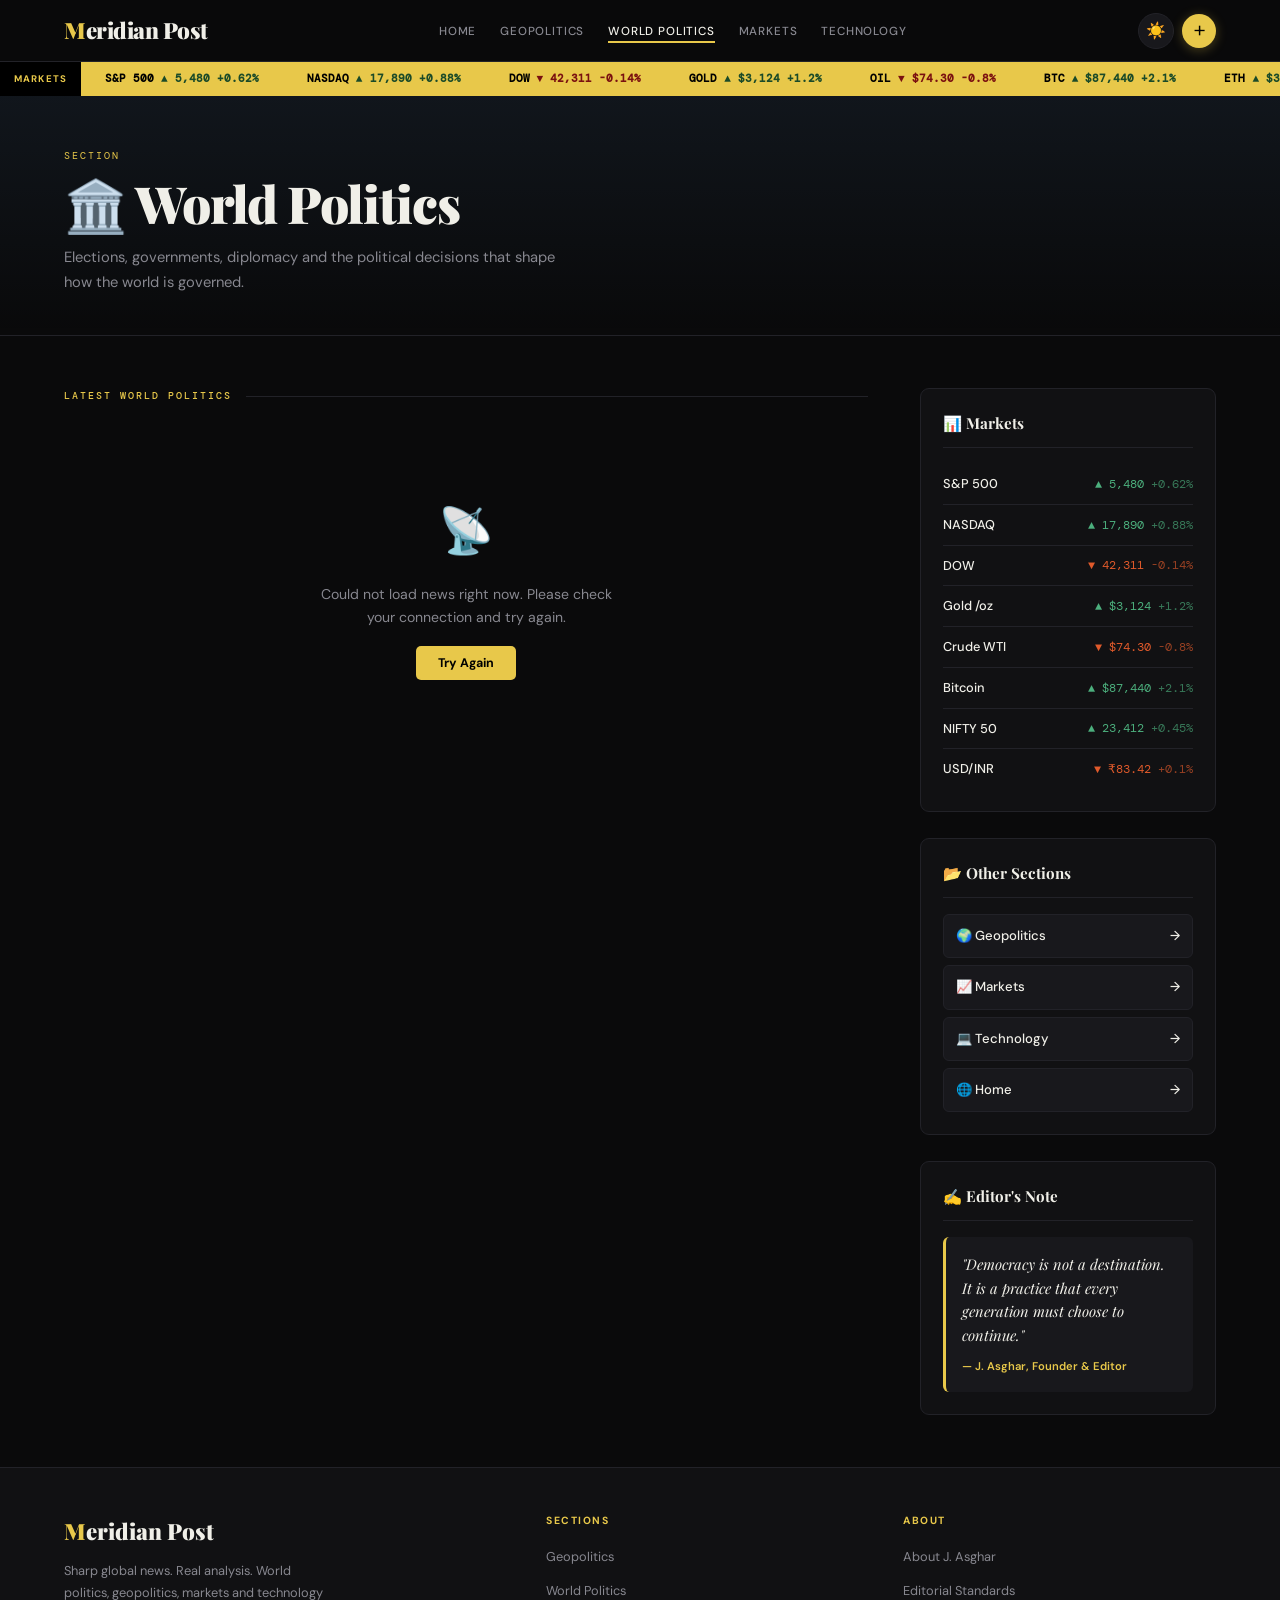
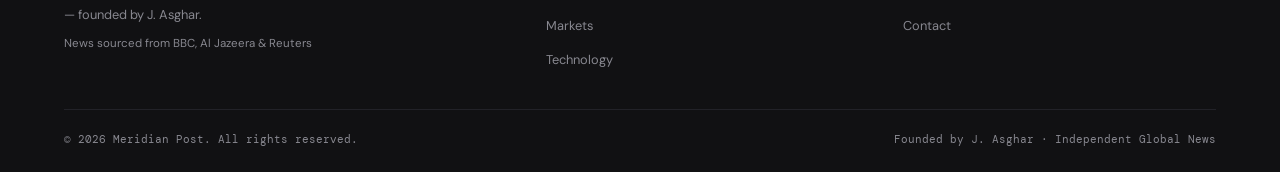
<file: world-politics.html>
<!DOCTYPE html>
<html lang="en" data-theme="dark">
<head>
  <meta charset="UTF-8"/>
  <meta name="viewport" content="width=device-width, initial-scale=1.0"/>
  <title>World Politics — Meridian Post</title>
  <meta name="description" content="World Politics coverage — elections, governments, diplomacy and international policy. Meridian Post."/>
  <link rel="stylesheet" href="style.css"/>
</head>
<body>
<div id="navContainer"></div>
<div id="tickerContainer"></div>

<div class="page-hero" style="background:linear-gradient(to bottom, rgba(110,181,255,0.07), transparent);">
  <div class="page-hero-label">Section</div>
  <h1>🏛️ World Politics</h1>
  <p>Elections, governments, diplomacy and the political decisions that shape how the world is governed.</p>
</div>

<div class="layout">
  <div>
    <div class="sec-head">
      <span class="sec-label">Latest World Politics</span>
      <div class="sec-line"></div>
    </div>
    <div id="newsGrid"></div>
  </div>
  <aside class="sidebar">
    <div class="widget">
      <div class="widget-title">📊 Markets</div>
      <div id="marketWidget"></div>
    </div>
    <div class="widget">
      <div class="widget-title">📂 Other Sections</div>
      <div class="section-links">
        <a href="geopolitics.html">🌍 Geopolitics <span>→</span></a>
        <a href="markets.html">📈 Markets <span>→</span></a>
        <a href="technology.html">💻 Technology <span>→</span></a>
        <a href="index.html">🌐 Home <span>→</span></a>
      </div>
    </div>
    <div class="widget">
      <div class="widget-title">✍️ Editor's Note</div>
      <div class="quote-box">
        <div class="quote-text">"Democracy is not a destination. It is a practice that every generation must choose to continue."</div>
        <div class="quote-sig">— J. Asghar, Founder &amp; Editor</div>
      </div>
    </div>
  </aside>
</div>

<div id="footerContainer"></div>
<div id="pwdModalContainer"></div>
<div id="editorModalContainer"></div>
<div id="toastContainer"></div>

<script src="app.js"></script>
<script>
  document.getElementById('navContainer').innerHTML = buildNavHTML('world-politics');
  document.getElementById('tickerContainer').innerHTML = buildTickerHTML();
  document.getElementById('footerContainer').innerHTML = buildFooterHTML();
  document.getElementById('pwdModalContainer').innerHTML = buildPasswordModalHTML();
  document.getElementById('editorModalContainer').innerHTML = buildEditorModalHTML();
  document.getElementById('toastContainer').innerHTML = buildToastHTML();
  initPage('world-politics');

  async function load() {
    showSkeletonCards('newsGrid', 6);
    const articles = await fetchNews('world');
    renderNewsCards(articles, 'world', 'newsGrid');
  }
  load();
</script>
</body>
</html>
</file>
<file: style.css>
@import url('https://fonts.googleapis.com/css2?family=Playfair+Display:ital,wght@0,700;0,900;1,700&family=DM+Sans:wght@300;400;500;600&family=DM+Mono:wght@400;500&display=swap');

:root {
  --bg: #0a0a0b;
  --surface: #111113;
  --surface2: #18181c;
  --border: #222228;
  --accent: #e8c84a;
  --accent2: #e05a2b;
  --text: #f0efe8;
  --muted: #888890;
  --green: #4caf7d;
  --red: #e05a2b;
  --blue: #6eb5ff;
  --purple: #b47fff;
  --nav-bg: rgba(10,10,11,0.93);
}
[data-theme="light"] {
  --bg: #f5f4ef;
  --surface: #ffffff;
  --surface2: #eeede6;
  --border: #ddddd5;
  --accent: #c9a820;
  --accent2: #c94020;
  --text: #1a1a1e;
  --muted: #666670;
  --green: #2d7a50;
  --red: #c94020;
  --nav-bg: rgba(245,244,239,0.95);
}

*,*::before,*::after{margin:0;padding:0;box-sizing:border-box;}
html{scroll-behavior:smooth;}
body{background:var(--bg);color:var(--text);font-family:'DM Sans',sans-serif;font-size:15px;line-height:1.7;overflow-x:hidden;transition:background 0.35s,color 0.35s;}
a{text-decoration:none;color:inherit;}
button{cursor:pointer;font-family:inherit;}
img{max-width:100%;display:block;}
::-webkit-scrollbar{width:3px;}
::-webkit-scrollbar-track{background:var(--bg);}
::-webkit-scrollbar-thumb{background:var(--accent);border-radius:2px;}

/* ANIMATIONS */
@keyframes fadeUp{from{opacity:0;transform:translateY(22px)}to{opacity:1;transform:translateY(0)}}
@keyframes fadeIn{from{opacity:0}to{opacity:1}}
@keyframes slideDown{from{opacity:0;transform:translateY(-14px)}to{opacity:1;transform:translateY(0)}}
@keyframes scaleIn{from{opacity:0;transform:scale(0.96)}to{opacity:1;transform:scale(1)}}
@keyframes shimmer{0%{background-position:-600px 0}100%{background-position:600px 0}}
@keyframes tickerMove{0%{transform:translateX(0)}100%{transform:translateX(-50%)}}
@keyframes pulse{0%,100%{opacity:1}50%{opacity:0.3}}

/* NAV */
.nav{position:sticky;top:0;z-index:500;height:62px;background:var(--nav-bg);backdrop-filter:blur(20px);-webkit-backdrop-filter:blur(20px);border-bottom:1px solid var(--border);display:flex;align-items:center;justify-content:space-between;padding:0 5vw;animation:slideDown 0.5s cubic-bezier(0.16,1,0.3,1) both;transition:background 0.35s;}
.nav-logo{font-family:'Playfair Display',serif;font-size:1.4rem;font-weight:900;letter-spacing:-0.5px;color:var(--text);transition:opacity 0.2s;}
.nav-logo:hover{opacity:0.8;}
.nav-logo span{color:var(--accent);}
.nav-links{display:flex;align-items:center;gap:2px;list-style:none;}
.nav-links a{color:var(--muted);font-size:0.73rem;font-weight:500;letter-spacing:0.07em;text-transform:uppercase;padding:6px 11px;border-radius:5px;transition:color 0.2s;position:relative;}
.nav-links a::after{content:'';position:absolute;bottom:2px;left:11px;right:11px;height:1.5px;background:var(--accent);transform:scaleX(0);transform-origin:left;transition:transform 0.25s cubic-bezier(0.25,1,0.5,1);}
.nav-links a:hover,.nav-links a.active{color:var(--text);}
.nav-links a:hover::after,.nav-links a.active::after{transform:scaleX(1);}
.nav-right{display:flex;align-items:center;gap:8px;}
.btn-theme{width:36px;height:36px;border-radius:50%;background:var(--surface2);border:1px solid var(--border);color:var(--text);font-size:1rem;display:flex;align-items:center;justify-content:center;transition:border-color 0.2s,transform 0.3s;}
.btn-theme:hover{border-color:var(--accent);transform:rotate(20deg);}
.btn-plus{width:34px;height:34px;border-radius:50%;background:var(--accent);border:none;color:#000;font-size:1.4rem;font-weight:300;line-height:1;display:flex;align-items:center;justify-content:center;transition:filter 0.2s,transform 0.2s;box-shadow:0 2px 12px rgba(232,200,74,0.3);}
.btn-plus:hover{filter:brightness(1.12);transform:scale(1.08);}
.hamburger{display:none;flex-direction:column;gap:5px;padding:4px;background:none;border:none;}
.hamburger span{display:block;width:21px;height:2px;background:var(--text);border-radius:2px;transition:all 0.3s;}
.hamburger.open span:nth-child(1){transform:translateY(7px) rotate(45deg);}
.hamburger.open span:nth-child(2){opacity:0;transform:scaleX(0);}
.hamburger.open span:nth-child(3){transform:translateY(-7px) rotate(-45deg);}

/* MOBILE NAV */
.mobile-nav{display:none;position:fixed;top:62px;left:0;right:0;background:var(--surface);border-bottom:1px solid var(--border);padding:12px 5vw;z-index:499;flex-direction:column;gap:2px;animation:slideDown 0.25s cubic-bezier(0.25,1,0.5,1);}
.mobile-nav.open{display:flex;}
.mobile-nav a{color:var(--muted);font-size:0.88rem;font-weight:500;padding:11px 0;border-bottom:1px solid var(--border);transition:color 0.2s;}
.mobile-nav a:last-child{border-bottom:none;}
.mobile-nav a:hover,.mobile-nav a.active{color:var(--accent);}

/* TICKER */
.ticker{height:34px;background:var(--accent);display:flex;align-items:center;overflow:hidden;}
.ticker-label{flex-shrink:0;height:100%;padding:0 14px;background:#000;color:var(--accent);font-size:0.6rem;font-weight:700;letter-spacing:0.12em;text-transform:uppercase;display:flex;align-items:center;}
.ticker-body{overflow:hidden;flex:1;}
.ticker-track{display:flex;white-space:nowrap;animation:tickerMove 55s linear infinite;}
.ticker-track span{font-size:0.7rem;font-weight:600;font-family:'DM Mono',monospace;padding:0 24px;color:#000;}
.ticker-track .up{color:#1a4a28;}
.ticker-track .dn{color:#7a1010;}

/* PAGE HERO (category pages) */
.page-hero{padding:52px 5vw 40px;border-bottom:1px solid var(--border);animation:fadeUp 0.6s cubic-bezier(0.16,1,0.3,1) both;}
.page-hero-label{font-family:'DM Mono',monospace;font-size:0.62rem;color:var(--accent);letter-spacing:0.2em;text-transform:uppercase;margin-bottom:10px;}
.page-hero h1{font-family:'Playfair Display',serif;font-size:clamp(2rem,5vw,3.2rem);font-weight:900;line-height:1.1;letter-spacing:-0.02em;margin-bottom:14px;}
.page-hero p{color:var(--muted);font-size:0.92rem;max-width:520px;line-height:1.7;}

/* SECTION HEADER */
.sec-head{display:flex;align-items:center;gap:14px;margin-bottom:28px;}
.sec-label{font-family:'DM Mono',monospace;font-size:0.62rem;font-weight:500;letter-spacing:0.2em;text-transform:uppercase;color:var(--accent);white-space:nowrap;}
.sec-line{flex:1;height:1px;background:var(--border);}

/* MAIN LAYOUT */
.layout{padding:52px 5vw;display:grid;grid-template-columns:1fr 296px;gap:52px;}
.layout.full-width{grid-template-columns:1fr;}

/* CARDS GRID */
.cards-grid{display:grid;grid-template-columns:1fr 1fr;gap:26px;}

/* CARD */
.card{cursor:pointer;transition:transform 0.35s cubic-bezier(0.25,1,0.5,1);animation:fadeUp 0.6s cubic-bezier(0.16,1,0.3,1) both;}
.card:hover{transform:translateY(-5px);}
.card:nth-child(1){animation-delay:0.05s;}
.card:nth-child(2){animation-delay:0.1s;}
.card:nth-child(3){animation-delay:0.15s;}
.card:nth-child(4){animation-delay:0.2s;}
.card:nth-child(5){animation-delay:0.25s;}
.card:nth-child(6){animation-delay:0.3s;}
.card-img{width:100%;aspect-ratio:16/9;border-radius:7px;margin-bottom:13px;overflow:hidden;background:var(--surface2);position:relative;}
.card-img img{position:absolute;inset:0;width:100%;height:100%;object-fit:cover;opacity:0;transition:opacity 0.4s, transform 0.45s cubic-bezier(0.25,1,0.5,1);}
.card-img img.loaded{opacity:1;}
.card:hover .card-img img{transform:scale(1.05);}
.card-img-fallback{position:absolute;inset:0;display:flex;align-items:center;justify-content:center;font-size:2.4rem;}
.card-cat{font-size:0.6rem;font-weight:700;letter-spacing:0.14em;text-transform:uppercase;margin-bottom:7px;}
.card-title{font-family:'Playfair Display',serif;font-size:1.05rem;font-weight:700;line-height:1.3;color:var(--text);margin-bottom:8px;transition:color 0.2s;display:-webkit-box;-webkit-line-clamp:3;-webkit-box-orient:vertical;overflow:hidden;}
.card:hover .card-title{color:var(--accent);}
.card-excerpt{font-size:0.8rem;color:var(--muted);line-height:1.65;margin-bottom:10px;display:-webkit-box;-webkit-line-clamp:2;-webkit-box-orient:vertical;overflow:hidden;}
.card-footer{display:flex;justify-content:space-between;align-items:center;font-size:0.67rem;color:var(--muted);font-family:'DM Mono',monospace;}
.card-source{display:flex;align-items:center;gap:5px;}
.card-dot{width:5px;height:5px;background:var(--accent);border-radius:50%;flex-shrink:0;}

/* CATEGORY COLORS */
.cat-geo{color:var(--accent2);}
.cat-pol{color:var(--blue);}
.cat-mkt{color:var(--green);}
.cat-tech{color:var(--purple);}
.cat-opin{color:var(--accent);}

/* HERO SECTION */
.hero{padding:56px 5vw 44px;border-bottom:1px solid var(--border);}
.hero-date{font-family:'DM Mono',monospace;font-size:0.63rem;color:var(--accent);letter-spacing:0.2em;text-transform:uppercase;margin-bottom:12px;animation:fadeUp 0.5s cubic-bezier(0.16,1,0.3,1) 0.05s both;}
.hero-grid{display:grid;grid-template-columns:1.55fr 1fr;gap:48px;align-items:start;}
.hero-main{animation:fadeUp 0.6s cubic-bezier(0.16,1,0.3,1) 0.1s both;}
.hero-tag{display:inline-block;background:var(--accent2);color:#fff;font-size:0.6rem;font-weight:700;letter-spacing:0.12em;text-transform:uppercase;padding:3px 10px;border-radius:2px;margin-bottom:16px;}
.hero-main h1{font-family:'Playfair Display',serif;font-size:clamp(1.9rem,4vw,3rem);font-weight:900;line-height:1.12;letter-spacing:-0.02em;margin-bottom:16px;cursor:pointer;transition:opacity 0.2s;}
.hero-main h1:hover{opacity:0.85;}
.hero-main h1 em{font-style:italic;color:var(--accent);}
.hero-main p{color:var(--muted);font-size:0.92rem;max-width:480px;margin-bottom:20px;line-height:1.75;}
.hero-meta{display:flex;align-items:center;gap:12px;font-size:0.72rem;color:var(--muted);flex-wrap:wrap;}
.hero-meta .author{color:var(--accent);font-weight:600;}
.live-badge{display:inline-flex;align-items:center;gap:5px;background:var(--red);color:#fff;font-size:0.58rem;font-weight:700;letter-spacing:0.1em;text-transform:uppercase;padding:3px 7px;border-radius:2px;}
.live-dot{width:5px;height:5px;background:#fff;border-radius:50%;animation:pulse 1.2s infinite;}
.btn-read{display:inline-block;background:var(--accent);color:#000;padding:7px 16px;border-radius:4px;font-size:0.7rem;font-weight:700;letter-spacing:0.06em;text-transform:uppercase;transition:filter 0.2s,transform 0.2s;border:none;}
.btn-read:hover{filter:brightness(1.1);transform:translateY(-1px);}
.hero-side{border-left:1px solid var(--border);padding-left:44px;display:flex;flex-direction:column;gap:18px;animation:fadeUp 0.6s cubic-bezier(0.16,1,0.3,1) 0.15s both;}
.side-item{padding-bottom:18px;border-bottom:1px solid var(--border);cursor:pointer;transition:transform 0.2s;}
.side-item:last-child{border-bottom:none;padding-bottom:0;}
.side-item:hover{transform:translateX(4px);}
.side-item:hover .side-title{color:var(--accent);}
.side-cat{font-size:0.6rem;font-weight:700;letter-spacing:0.14em;text-transform:uppercase;margin-bottom:5px;}
.side-title{font-family:'Playfair Display',serif;font-size:0.96rem;font-weight:700;line-height:1.3;color:var(--text);transition:color 0.2s;}
.side-time{font-size:0.67rem;color:var(--muted);margin-top:5px;font-family:'DM Mono',monospace;}

/* SIDEBAR */
.sidebar{display:flex;flex-direction:column;gap:26px;}
.widget{background:var(--surface);border:1px solid var(--border);border-radius:9px;padding:22px;animation:fadeUp 0.6s cubic-bezier(0.16,1,0.3,1) 0.2s both;}
.widget-title{font-family:'Playfair Display',serif;font-size:0.95rem;font-weight:700;color:var(--text);margin-bottom:16px;padding-bottom:10px;border-bottom:1px solid var(--border);}
.market-row{display:flex;justify-content:space-between;align-items:center;padding:9px 0;border-bottom:1px solid var(--border);font-size:0.8rem;}
.market-row:last-child{border-bottom:none;}
.market-name{font-weight:500;color:var(--text);}
.market-val{font-family:'DM Mono',monospace;font-size:0.74rem;}
.up{color:var(--green);}
.dn{color:var(--red);}
.quote-box{padding:16px;background:var(--surface2);border-radius:6px;border-left:3px solid var(--accent);}
.quote-text{font-family:'Playfair Display',serif;font-style:italic;font-size:0.92rem;line-height:1.6;color:var(--text);margin-bottom:10px;}
.quote-sig{font-size:0.7rem;color:var(--accent);font-weight:600;}
.trend-item{display:flex;gap:10px;align-items:start;padding:8px 0;border-bottom:1px solid var(--border);cursor:pointer;transition:transform 0.2s;}
.trend-item:last-child{border-bottom:none;}
.trend-item:hover{transform:translateX(3px);}
.trend-item:hover .trend-title{color:var(--accent);}
.trend-num{font-family:'DM Mono',monospace;font-size:1.1rem;color:var(--border);font-weight:700;flex-shrink:0;line-height:1.4;}
.trend-title{font-size:0.8rem;color:var(--text);line-height:1.4;transition:color 0.2s;}
.section-links a{display:flex;justify-content:space-between;align-items:center;padding:10px 12px;background:var(--surface2);border-radius:6px;margin-bottom:7px;border:1px solid var(--border);font-size:0.82rem;font-weight:500;transition:border-color 0.2s,color 0.2s;}
.section-links a:last-child{margin-bottom:0;}
.section-links a:hover{border-color:var(--accent);color:var(--accent);}

/* SKELETON */
.skeleton{background:linear-gradient(90deg,var(--surface2) 25%,var(--border) 50%,var(--surface2) 75%);background-size:600px 100%;animation:shimmer 1.4s infinite;border-radius:4px;}
.skel-card{animation:fadeIn 0.4s ease both;}
.skel-img{aspect-ratio:16/9;border-radius:7px;margin-bottom:13px;}
.skel-line{height:12px;margin-bottom:8px;}
.skel-short{width:55%;}
.skel-med{width:75%;}
.skel-long{width:92%;}

/* ERROR STATE */
.error-state{grid-column:1/-1;text-align:center;padding:60px 20px;}
.error-icon{font-size:2.8rem;margin-bottom:14px;}
.error-state p{font-size:0.88rem;color:var(--muted);line-height:1.65;max-width:300px;margin:0 auto 16px;}
.btn-retry{background:var(--accent);color:#000;border:none;padding:9px 22px;border-radius:5px;font-size:0.78rem;font-weight:700;transition:filter 0.2s;}
.btn-retry:hover{filter:brightness(1.1);}

/* MODAL OVERLAY */
.modal-overlay{display:none;position:fixed;inset:0;background:rgba(0,0,0,0.82);backdrop-filter:blur(10px);-webkit-backdrop-filter:blur(10px);z-index:800;align-items:center;justify-content:center;padding:20px;}
.modal-overlay.open{display:flex;animation:fadeIn 0.25s ease;}
.modal{background:var(--surface);border:1px solid var(--border);border-radius:12px;width:100%;animation:scaleIn 0.3s cubic-bezier(0.25,1,0.5,1);}
.modal-head{padding:22px 22px 16px;border-bottom:1px solid var(--border);display:flex;justify-content:space-between;align-items:start;}
.modal-title{font-family:'Playfair Display',serif;font-size:1.15rem;font-weight:700;}
.modal-subtitle{font-size:0.72rem;color:var(--muted);margin-top:3px;}
.modal-close{width:30px;height:30px;border-radius:50%;background:var(--surface2);border:1px solid var(--border);color:var(--text);font-size:1rem;display:flex;align-items:center;justify-content:center;flex-shrink:0;transition:all 0.2s;}
.modal-close:hover{background:var(--accent);color:#000;border-color:var(--accent);}
.modal-body{padding:22px;}

/* FORM ELEMENTS */
.form-group{margin-bottom:16px;}
.form-label{display:block;font-size:0.7rem;font-weight:600;letter-spacing:0.08em;text-transform:uppercase;color:var(--muted);margin-bottom:7px;}
.form-input,.form-select,.form-textarea{width:100%;background:var(--surface2);border:1px solid var(--border);color:var(--text);padding:11px 14px;border-radius:6px;font-family:'DM Sans',sans-serif;font-size:0.88rem;outline:none;transition:border-color 0.2s,box-shadow 0.2s;}
.form-input:focus,.form-select:focus,.form-textarea:focus{border-color:var(--accent);box-shadow:0 0 0 3px rgba(232,200,74,0.1);}
.form-textarea{resize:vertical;min-height:200px;line-height:1.75;}
.form-select option{background:var(--surface2);color:var(--text);}
.form-row{display:grid;grid-template-columns:1fr 1fr;gap:14px;}
.word-count{font-size:0.68rem;color:var(--muted);font-family:'DM Mono',monospace;}
.btn-primary{width:100%;background:var(--accent);color:#000;border:none;padding:13px;border-radius:6px;font-size:0.82rem;font-weight:700;letter-spacing:0.08em;text-transform:uppercase;transition:filter 0.2s,box-shadow 0.2s;}
.btn-primary:hover{filter:brightness(1.1);box-shadow:0 4px 20px rgba(232,200,74,0.25);}
.btn-secondary{width:100%;background:var(--surface2);border:1px solid var(--border);color:var(--text);padding:11px;border-radius:6px;font-size:0.78rem;font-weight:600;letter-spacing:0.06em;text-transform:uppercase;transition:border-color 0.2s,color 0.2s;margin-bottom:8px;}
.btn-secondary:hover{border-color:var(--accent);color:var(--accent);}
.preview-area{display:none;margin-top:20px;padding-top:20px;border-top:1px solid var(--border);}
.preview-area.visible{display:block;animation:fadeUp 0.3s cubic-bezier(0.25,1,0.5,1);}
.preview-inner{background:var(--surface2);border:1px solid var(--border);border-radius:8px;padding:22px;}
.preview-hint{font-size:0.7rem;color:var(--muted);text-align:center;margin-top:8px;}

/* PASSWORD MODAL */
.pwd-modal{max-width:380px;}
.pwd-input-wrap{position:relative;}
.pwd-input-wrap .form-input{padding-right:44px;}
.pwd-toggle{position:absolute;right:12px;top:50%;transform:translateY(-50%);background:none;border:none;color:var(--muted);font-size:0.9rem;transition:color 0.2s;}
.pwd-toggle:hover{color:var(--accent);}
.pwd-error{font-size:0.78rem;color:var(--red);margin-top:6px;display:none;}

/* EDITOR MODAL */
.editor-modal{max-width:720px;max-height:88vh;overflow-y:auto;}

/* PUBLISHED ARTICLES SECTION */
.pub-section{padding:0 5vw 60px;}
.pub-grid{display:grid;grid-template-columns:repeat(auto-fill,minmax(260px,1fr));gap:20px;}
.pub-card{background:var(--surface);border:1px solid var(--accent);border-radius:8px;padding:22px;position:relative;animation:fadeUp 0.5s cubic-bezier(0.16,1,0.3,1) both;transition:transform 0.3s cubic-bezier(0.25,1,0.5,1);}
.pub-card:hover{transform:translateY(-3px);}
.pub-badge{position:absolute;top:14px;right:44px;background:var(--accent);color:#000;font-size:0.58rem;font-weight:700;letter-spacing:0.1em;text-transform:uppercase;padding:2px 7px;border-radius:2px;}
.pub-delete{position:absolute;top:12px;right:14px;width:22px;height:22px;border-radius:50%;background:var(--red);border:none;color:#fff;font-size:0.8rem;display:flex;align-items:center;justify-content:center;transition:transform 0.2s;opacity:0;}
.pub-card:hover .pub-delete{opacity:1;}
.pub-delete:hover{transform:scale(1.15);}
.pub-cat{font-size:0.6rem;font-weight:700;letter-spacing:0.14em;text-transform:uppercase;color:var(--accent2);margin-bottom:7px;}
.pub-title{font-family:'Playfair Display',serif;font-size:0.95rem;font-weight:700;line-height:1.3;color:var(--text);margin-bottom:8px;cursor:pointer;transition:color 0.2s;}
.pub-title:hover{color:var(--accent);}
.pub-excerpt{font-size:0.78rem;color:var(--muted);line-height:1.6;margin-bottom:10px;}
.pub-meta{font-size:0.65rem;color:var(--muted);font-family:'DM Mono',monospace;}
.pub-empty{text-align:center;padding:60px 20px;color:var(--muted);}
.pub-empty-icon{font-size:2.5rem;margin-bottom:12px;}
.pub-empty p{font-size:0.88rem;line-height:1.6;}

/* ARTICLE PAGE */
.article-page{max-width:1060px;margin:0 auto;padding:44px 5vw 80px;display:grid;grid-template-columns:1fr 280px;gap:52px;}
.article-back{display:inline-flex;align-items:center;gap:7px;color:var(--muted);font-size:0.78rem;font-weight:500;margin-bottom:28px;transition:color 0.2s;background:none;border:none;padding:0;}
.article-back:hover{color:var(--accent);}
.article-cat{font-size:0.62rem;font-weight:700;letter-spacing:0.14em;text-transform:uppercase;margin-bottom:12px;}
.article-h1{font-family:'Playfair Display',serif;font-size:clamp(1.7rem,4vw,2.7rem);font-weight:900;line-height:1.15;letter-spacing:-0.02em;margin-bottom:20px;}
.article-cover{width:100%;aspect-ratio:16/6;border-radius:8px;margin-bottom:26px;object-fit:cover;}
.article-cover-placeholder{width:100%;aspect-ratio:16/6;border-radius:8px;margin-bottom:26px;display:flex;align-items:center;justify-content:center;font-size:5rem;}
.article-meta{font-family:'DM Mono',monospace;font-size:0.7rem;color:var(--muted);padding:13px 0;border-top:1px solid var(--border);border-bottom:1px solid var(--border);margin-bottom:28px;display:flex;gap:16px;flex-wrap:wrap;}
.article-meta .source{color:var(--accent);font-weight:600;}
.article-body{font-size:1rem;line-height:1.9;color:var(--text);}
.article-body p{margin-bottom:22px;}
.article-body p:first-child{font-size:1.08rem;}
.article-cta{background:var(--surface);border:1px solid var(--border);border-radius:8px;padding:24px;text-align:center;margin-top:36px;}
.article-cta p{font-size:0.88rem;color:var(--muted);margin-bottom:14px;line-height:1.6;}
.article-cta a{display:inline-flex;align-items:center;gap:8px;background:var(--accent);color:#000;padding:11px 24px;border-radius:6px;font-size:0.82rem;font-weight:700;letter-spacing:0.06em;text-transform:uppercase;transition:filter 0.2s,transform 0.2s;}
.article-cta a:hover{filter:brightness(1.1);transform:translateY(-1px);}

/* EMAIL POPUP */
.email-popup{position:fixed;inset:0;background:rgba(0,0,0,0.75);backdrop-filter:blur(8px);z-index:900;display:flex;align-items:center;justify-content:center;padding:20px;animation:fadeIn 0.3s ease;}
.email-popup-box{background:var(--surface);border:1px solid var(--border);border-radius:14px;padding:36px 32px;max-width:420px;width:100%;text-align:center;position:relative;animation:scaleIn 0.35s cubic-bezier(0.25,1,0.5,1);}
.email-popup-close{position:absolute;top:14px;right:14px;width:28px;height:28px;border-radius:50%;background:var(--surface2);border:1px solid var(--border);color:var(--muted);font-size:0.9rem;display:flex;align-items:center;justify-content:center;transition:all 0.2s;}
.email-popup-close:hover{background:var(--accent);color:#000;border-color:var(--accent);}
.email-popup-icon{font-size:2.5rem;margin-bottom:14px;}
.email-popup h2{font-family:'Playfair Display',serif;font-size:1.3rem;font-weight:700;margin-bottom:10px;}
.email-popup p{font-size:0.85rem;color:var(--muted);line-height:1.65;margin-bottom:22px;}
.email-popup .form-input{margin-bottom:10px;text-align:left;}
.btn-subscribe{width:100%;background:var(--accent);color:#000;border:none;padding:12px;border-radius:6px;font-size:0.8rem;font-weight:700;letter-spacing:0.06em;text-transform:uppercase;transition:filter 0.2s;margin-bottom:10px;}
.btn-subscribe:hover{filter:brightness(1.1);}
.btn-skip{width:100%;background:none;border:none;color:var(--muted);font-size:0.78rem;transition:color 0.2s;padding:6px;}
.btn-skip:hover{color:var(--text);}

/* TOAST */
.toast{position:fixed;bottom:28px;left:50%;transform:translateX(-50%) translateY(8px);background:var(--accent);color:#000;padding:10px 22px;border-radius:6px;font-size:0.82rem;font-weight:700;z-index:1000;opacity:0;pointer-events:none;transition:all 0.3s cubic-bezier(0.25,1,0.5,1);white-space:nowrap;}
.toast.show{opacity:1;transform:translateX(-50%) translateY(0);}

/* FOOTER */
footer{background:var(--surface);border-top:1px solid var(--border);padding:44px 5vw 24px;}
.footer-grid{display:grid;grid-template-columns:1.4fr 1fr 1fr;gap:44px;margin-bottom:36px;}
.footer-logo{font-family:'Playfair Display',serif;font-size:1.4rem;font-weight:900;color:var(--text);margin-bottom:10px;}
.footer-logo span{color:var(--accent);}
.footer-desc{font-size:0.8rem;color:var(--muted);line-height:1.7;max-width:260px;margin-bottom:8px;}
.footer-col h4{font-size:0.65rem;font-weight:700;letter-spacing:0.15em;text-transform:uppercase;color:var(--accent);margin-bottom:14px;}
.footer-col ul{list-style:none;display:flex;flex-direction:column;gap:9px;}
.footer-col ul li a{color:var(--muted);font-size:0.8rem;transition:color 0.2s;}
.footer-col ul li a:hover{color:var(--text);}
.footer-bottom{border-top:1px solid var(--border);padding-top:20px;display:flex;justify-content:space-between;align-items:center;font-size:0.68rem;color:var(--muted);font-family:'DM Mono',monospace;}

/* RESPONSIVE */
@media(max-width:960px){
  .layout{grid-template-columns:1fr;}
  .cards-grid{grid-template-columns:1fr;}
  .hero-grid{grid-template-columns:1fr;}
  .hero-side{border-left:none;border-top:1px solid var(--border);padding-left:0;padding-top:24px;}
  .article-page{grid-template-columns:1fr;}
  .footer-grid{grid-template-columns:1fr;gap:24px;}
  .footer-bottom{flex-direction:column;gap:6px;text-align:center;}
  .nav-links{display:none;}
  .hamburger{display:flex;}
  .form-row{grid-template-columns:1fr;}
}
@media(max-width:600px){
  .hero{padding:36px 5vw 32px;}
  .layout{padding:32px 5vw;}
  .pub-grid{grid-template-columns:1fr;}
}
</file>
